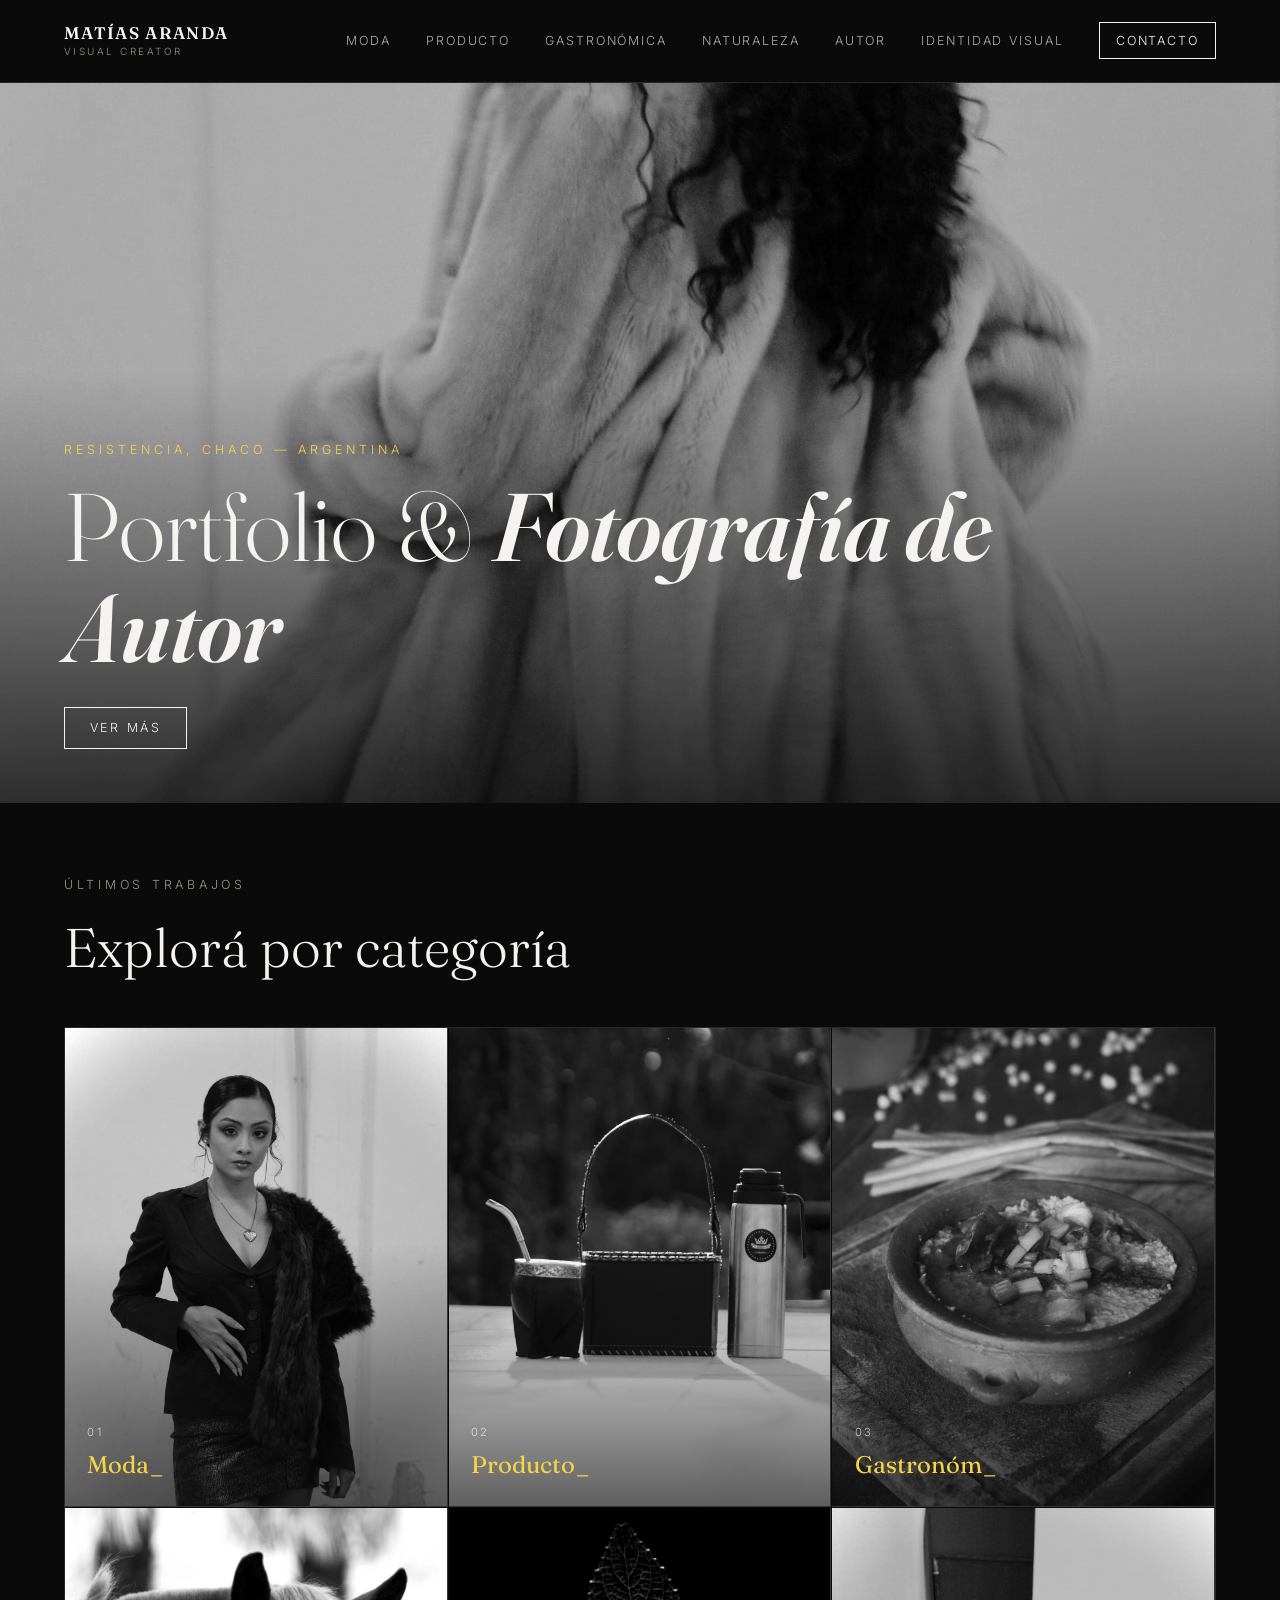
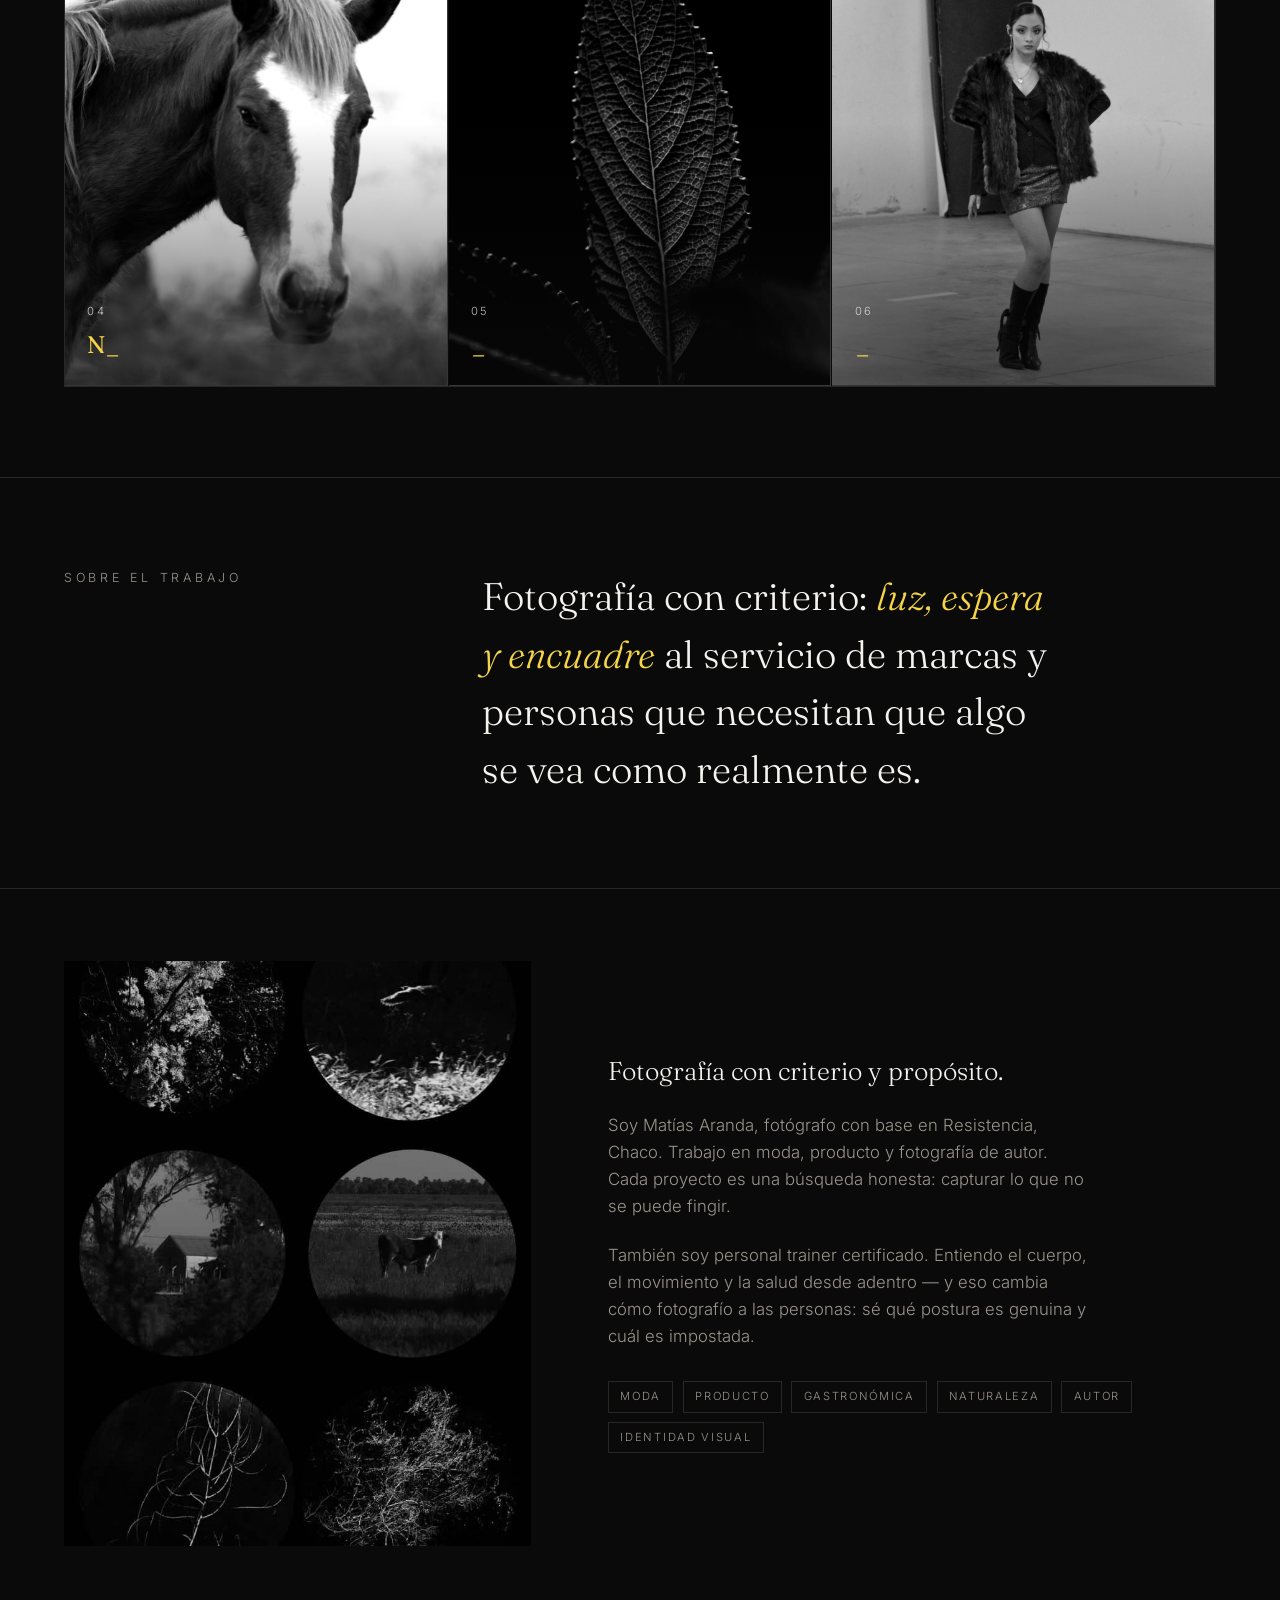
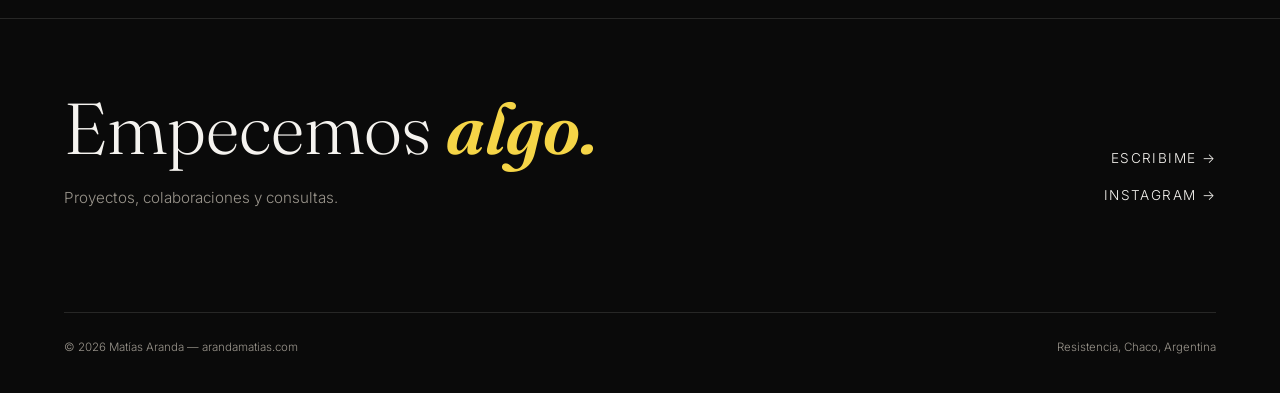
<file: index.html>
<!DOCTYPE html>
<html lang="es">
<head>
<meta charset="UTF-8">
<meta name="viewport" content="width=device-width, initial-scale=1.0">
<title>Matías Aranda — Visual Creator</title>
<link rel="stylesheet" href="css/style.css">
</head>
<body>

<header>
  <a href="index.html" class="logo">
    <span class="name">Matías Aranda</span>
    <span class="role">Visual Creator</span>
  </a>
  <nav class="menu" id="menu">
    <a href="moda.html">Moda</a>
    <a href="producto.html">Producto</a>
    <a href="gastronomica.html">Gastronómica</a>
    <a href="naturaleza.html">Naturaleza</a>
    <a href="autor.html">Autor</a>
    <a href="identidad-visual.html">Identidad Visual</a>
    <a href="index.html#contacto" class="contact">Contacto</a>
  </nav>
  <button class="menu-toggle" id="menuToggle" aria-label="Abrir menú">
    <svg viewBox="0 0 24 24" fill="none" stroke="currentColor" stroke-width="1.5"><line x1="3" y1="6" x2="21" y2="6"/><line x1="3" y1="12" x2="21" y2="12"/><line x1="3" y1="18" x2="21" y2="18"/></svg>
  </button>
</header>

<!-- HERO -->
<section class="hero">
  <img src="images/moda-06.jpg" alt="Retrato editorial en blanco y negro">
  <div class="hero-content">
    <div class="hero-eyebrow">Resistencia, Chaco — Argentina</div>
    <h1>Portfolio &amp; <em>Fotografía de Autor</em></h1>
    <a href="#trabajos" class="hero-cta">Ver más</a>
  </div>
</section>

<!-- CATEGORY GRID -->
<section class="grid-section" id="trabajos">
  <div class="label reveal">Últimos trabajos</div>
  <h2 class="reveal">Explorá por categoría</h2>
  <div class="cat-grid reveal">
    <a class="cat-card" href="moda.html">
      <img src="images/moda-09.jpg" alt="Moda">
      <div class="cat-label"><span class="num">01</span><span class="title" data-text="Moda"><span class="cursor">_</span></span></div>
    </a>
    <a class="cat-card" href="producto.html">
      <img src="images/mate-05.jpg" alt="Producto">
      <div class="cat-label"><span class="num">02</span><span class="title" data-text="Producto"><span class="cursor">_</span></span></div>
    </a>
    <a class="cat-card" href="gastronomica.html">
      <img src="images/gastro-01.jpg" alt="Gastronómica">
      <div class="cat-label"><span class="num">03</span><span class="title" data-text="Gastronómica"><span class="cursor">_</span></span></div>
    </a>
    <a class="cat-card" href="naturaleza.html">
      <img src="images/nat-12.jpg" alt="Naturaleza / Paisaje">
      <div class="cat-label"><span class="num">04</span><span class="title" data-text="Naturaleza / Paisaje"><span class="cursor">_</span></span></div>
    </a>
    <a class="cat-card" href="autor.html">
      <img src="images/autor-leaf.jpg" alt="Fotografía de Autor">
      <div class="cat-label"><span class="num">05</span><span class="title" data-text="Autor"><span class="cursor">_</span></span></div>
    </a>
    <a class="cat-card" href="identidad-visual.html">
      <img src="images/moda-04.jpg" alt="Identidad Visual">
      <div class="cat-label"><span class="num">06</span><span class="title" data-text="Identidad Visual"><span class="cursor">_</span></span></div>
    </a>
  </div>
</section>

<!-- STATEMENT -->
<section class="statement reveal">
  <div class="label">Sobre el trabajo</div>
  <p>Fotografía con criterio: <em>luz, espera y encuadre</em> al servicio de marcas y personas que necesitan que algo se vea como realmente es.</p>
</section>

<!-- ABOUT -->
<section class="about reveal">
  <img src="images/autor-04.jpg" alt="Detalle de hoja, fotografía de autor">
  <div class="about-text">
    <p>Fotografía con criterio y propósito.</p>
    <p>Soy Matías Aranda, fotógrafo con base en Resistencia, Chaco. Trabajo en moda, producto y fotografía de autor. Cada proyecto es una búsqueda honesta: capturar lo que no se puede fingir.</p>
    <p>También soy personal trainer certificado. Entiendo el cuerpo, el movimiento y la salud desde adentro — y eso cambia cómo fotografío a las personas: sé qué postura es genuina y cuál es impostada.</p>
    <div class="tags">
      <span>Moda</span><span>Producto</span><span>Gastronómica</span><span>Naturaleza</span><span>Autor</span><span>Identidad Visual</span>
    </div>
  </div>
</section>

<!-- FOOTER -->
<footer id="contacto">
  <div class="footer-cta">
    <h2>Empecemos <em>algo.</em></h2>
    <p style="margin-top:1.2rem; font-size:0.95rem; color:var(--grey);">Proyectos, colaboraciones y consultas.</p>
  </div>
  <div class="footer-links">
    <a href="mailto:hola@arandamatias.com">Escribime →</a>
    <a href="https://instagram.com">Instagram →</a>
  </div>
  <div class="footer-bottom">
    <span>© 2026 Matías Aranda — arandamatias.com</span>
    <span>Resistencia, Chaco, Argentina</span>
  </div>
</footer>

<script src="js/main.js"></script>
</body>
</html>
</file>
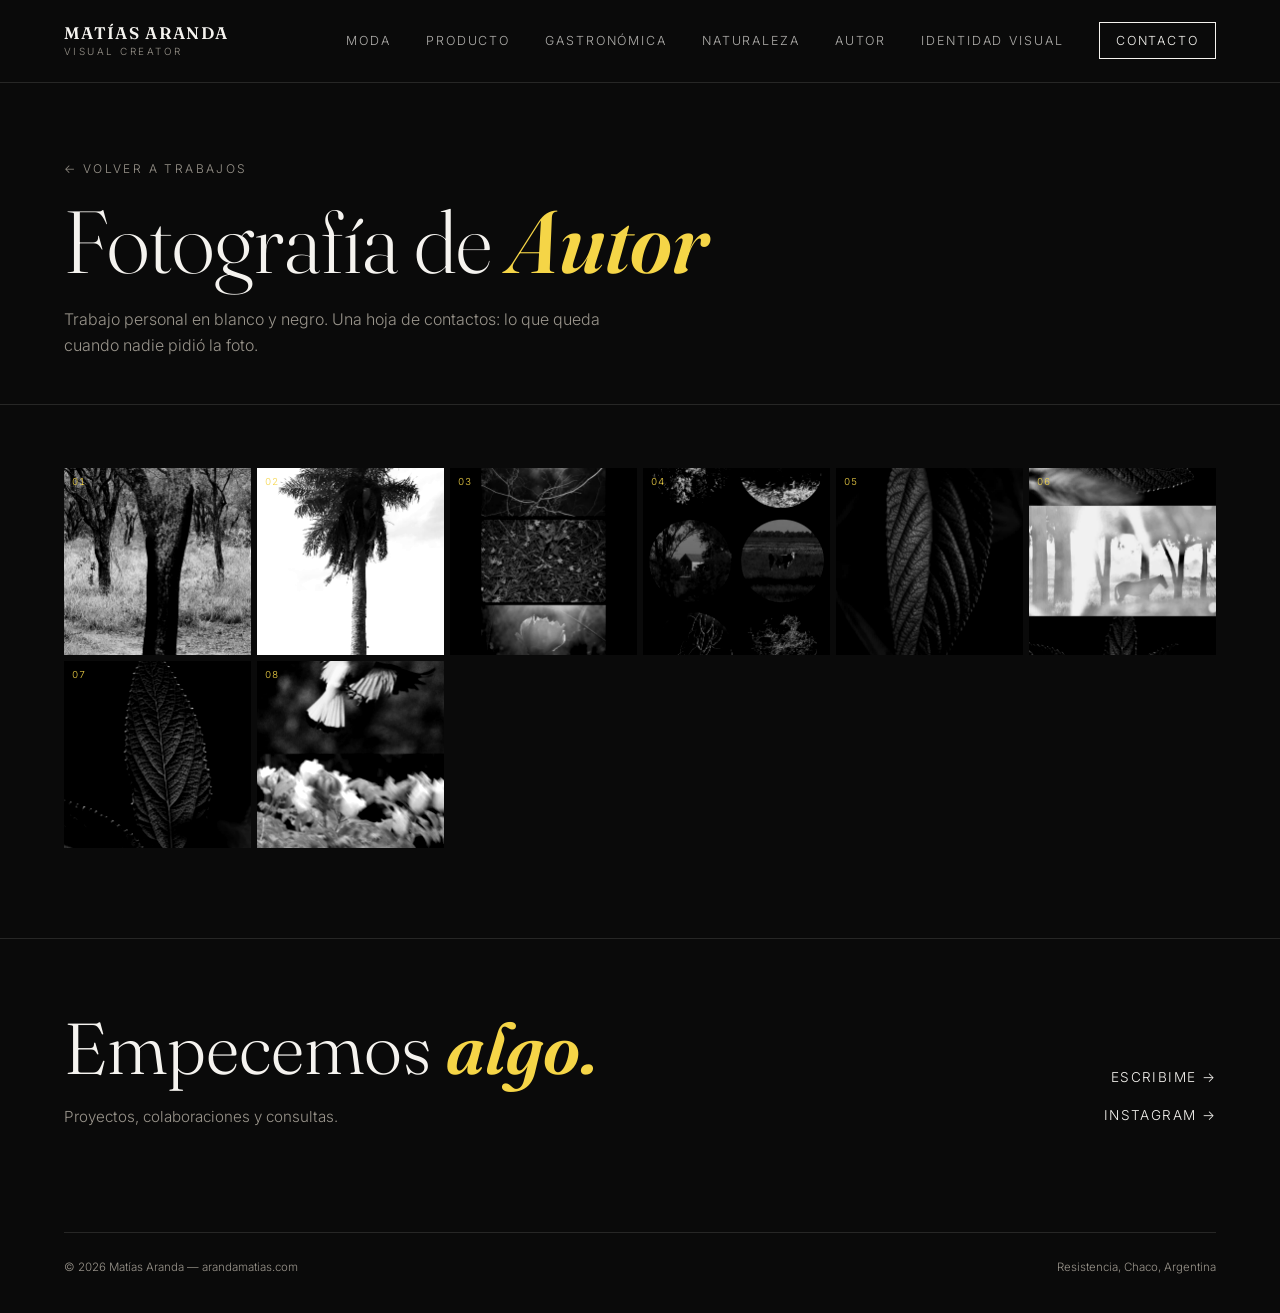
<file: autor.html>
<!DOCTYPE html>
<html lang="es">
<head>
<meta charset="UTF-8">
<meta name="viewport" content="width=device-width, initial-scale=1.0">
<title>Fotografía de Autor — Matías Aranda</title>
<link rel="stylesheet" href="css/style.css">
</head>
<body>

<header>
  <a href="index.html" class="logo">
    <span class="name">Matías Aranda</span>
    <span class="role">Visual Creator</span>
  </a>
  <nav class="menu" id="menu">
    <a href="moda.html">Moda</a>
    <a href="producto.html">Producto</a>
    <a href="gastronomica.html">Gastronómica</a>
    <a href="naturaleza.html">Naturaleza</a>
    <a href="autor.html">Autor</a>
    <a href="identidad-visual.html">Identidad Visual</a>
    <a href="index.html#contacto" class="contact">Contacto</a>
  </nav>
  <button class="menu-toggle" id="menuToggle" aria-label="Abrir menú">
    <svg viewBox="0 0 24 24" fill="none" stroke="currentColor" stroke-width="1.5"><line x1="3" y1="6" x2="21" y2="6"/><line x1="3" y1="12" x2="21" y2="12"/><line x1="3" y1="18" x2="21" y2="18"/></svg>
  </button>
</header>

<section class="page-head">
  <a href="index.html" class="breadcrumb">← Volver a Trabajos</a>
  <h1>Fotografía de <em>Autor</em></h1>
  <p>Trabajo personal en blanco y negro. Una hoja de contactos: lo que queda cuando nadie pidió la foto.</p>
</section>

<section class="gallery">
  <div class="frame-grid reveal">
    <div class="frame" data-n="01"><img src="images/autor-01.jpg" alt="Tronco de árbol en blanco y negro"></div>
    <div class="frame" data-n="02"><img src="images/autor-02.jpg" alt="Palmera contra el cielo en blanco y negro"></div>
    <div class="frame" data-n="03"><img src="images/autor-03.jpg" alt="Rama seca contra cielo nocturno"></div>
    <div class="frame" data-n="04"><img src="images/autor-04.jpg" alt="Hoja en macro con textura"></div>
    <div class="frame" data-n="05"><img src="images/autor-05.jpg" alt="Luna entre ramas en blanco y negro"></div>
    <div class="frame" data-n="06"><img src="images/autor-06.jpg" alt="Perro entre árboles a contraluz"></div>
    <div class="frame" data-n="07"><img src="images/autor-07.jpg" alt="Rama desnuda contra el cielo, alto contraste"></div>
    <div class="frame" data-n="08"><img src="images/autor-08.jpg" alt="Árboles iluminados de noche"></div>
  </div>
</section>

<footer id="contacto">
  <div class="footer-cta">
    <h2>Empecemos <em>algo.</em></h2>
    <p style="margin-top:1.2rem; font-size:0.95rem; color:var(--grey);">Proyectos, colaboraciones y consultas.</p>
  </div>
  <div class="footer-links">
    <a href="mailto:hola@arandamatias.com">Escribime →</a>
    <a href="https://instagram.com">Instagram →</a>
  </div>
  <div class="footer-bottom">
    <span>© 2026 Matías Aranda — arandamatias.com</span>
    <span>Resistencia, Chaco, Argentina</span>
  </div>
</footer>

<script src="js/main.js"></script>
</body>
</html>
</file>
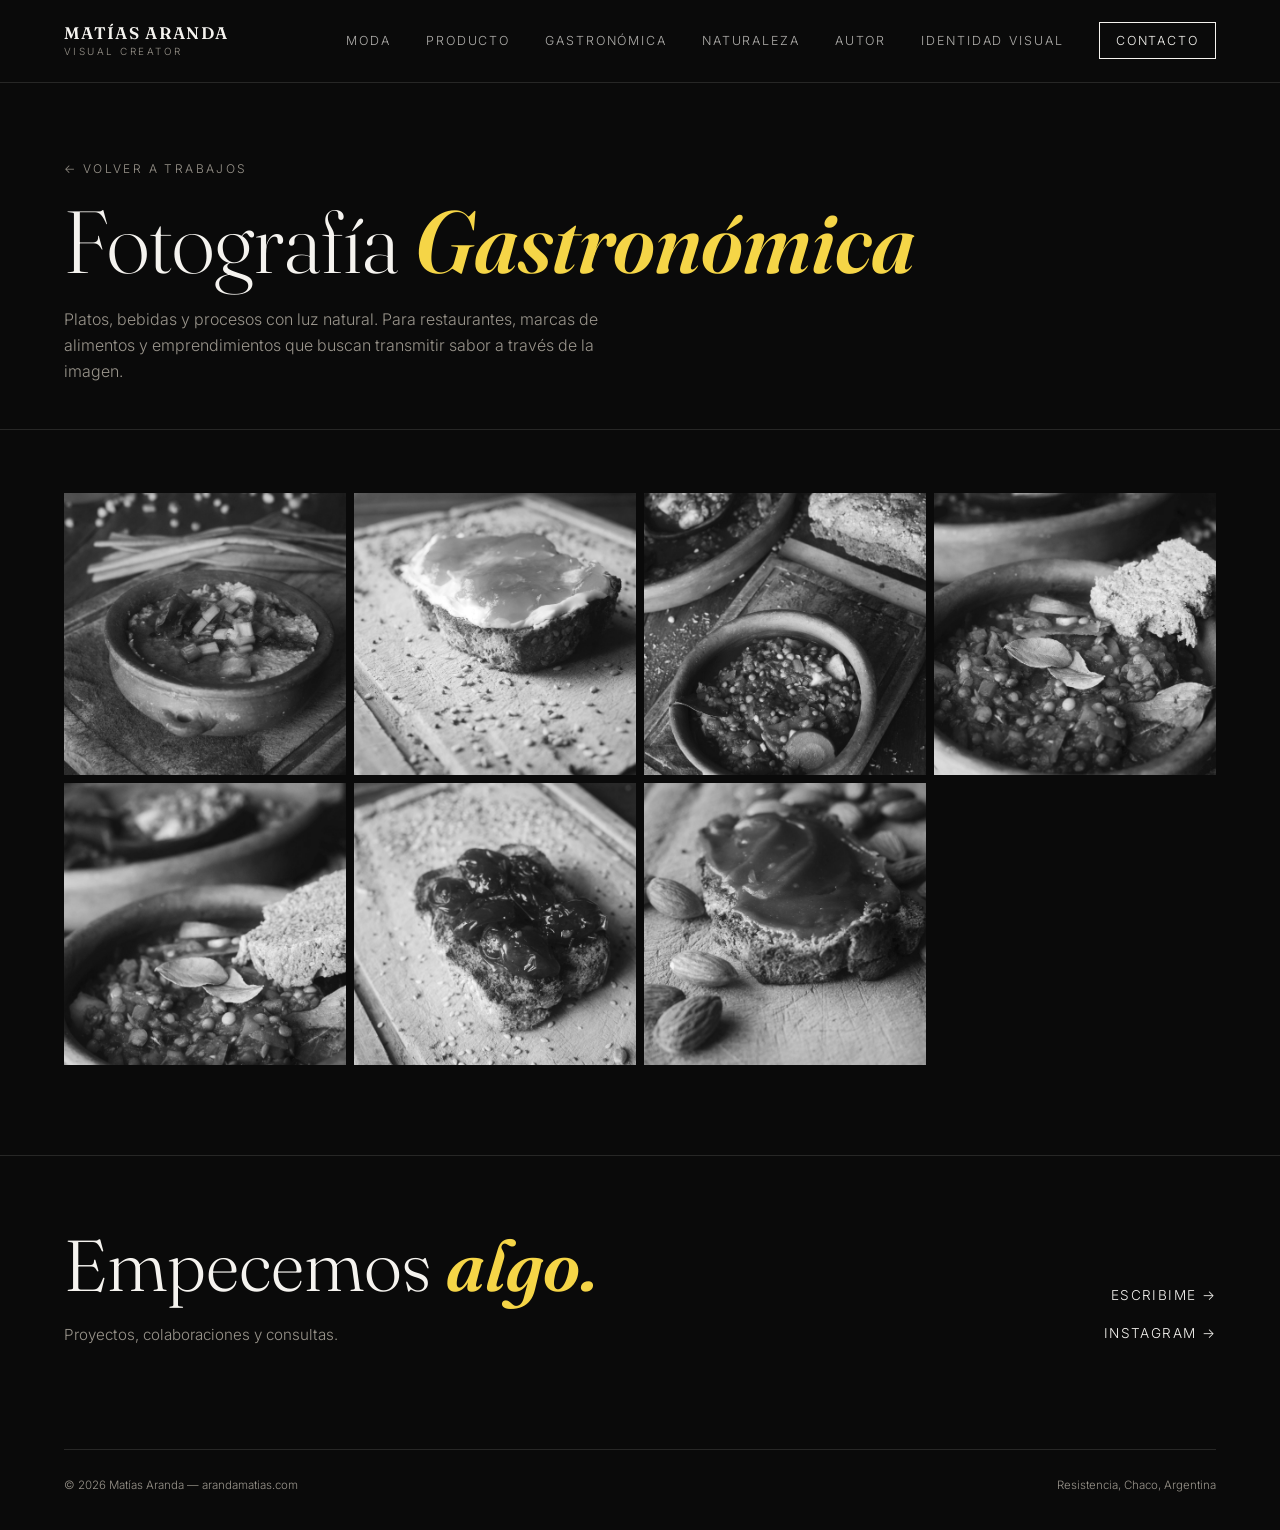
<file: gastronomica.html>
<!DOCTYPE html>
<html lang="es">
<head>
<meta charset="UTF-8">
<meta name="viewport" content="width=device-width, initial-scale=1.0">
<title>Gastronómica — Matías Aranda</title>
<link rel="stylesheet" href="css/style.css">
</head>
<body>

<header>
  <a href="index.html" class="logo">
    <span class="name">Matías Aranda</span>
    <span class="role">Visual Creator</span>
  </a>
  <nav class="menu" id="menu">
    <a href="moda.html">Moda</a>
    <a href="producto.html">Producto</a>
    <a href="gastronomica.html">Gastronómica</a>
    <a href="naturaleza.html">Naturaleza</a>
    <a href="autor.html">Autor</a>
    <a href="identidad-visual.html">Identidad Visual</a>
    <a href="index.html#contacto" class="contact">Contacto</a>
  </nav>
  <button class="menu-toggle" id="menuToggle" aria-label="Abrir menú">
    <svg viewBox="0 0 24 24" fill="none" stroke="currentColor" stroke-width="1.5"><line x1="3" y1="6" x2="21" y2="6"/><line x1="3" y1="12" x2="21" y2="12"/><line x1="3" y1="18" x2="21" y2="18"/></svg>
  </button>
</header>

<section class="page-head">
  <a href="index.html" class="breadcrumb">← Volver a Trabajos</a>
  <h1>Fotografía <em>Gastronómica</em></h1>
  <p>Platos, bebidas y procesos con luz natural. Para restaurantes, marcas de alimentos y emprendimientos que buscan transmitir sabor a través de la imagen.</p>
</section>

<section class="gallery">
  <div class="thumb-grid reveal">
    <div class="thumb"><img src="images/gastro-01.jpg" alt="Plato de pastel de papa con boniato y queso gratinado"></div>
    <div class="thumb"><img src="images/gastro-04.jpg" alt="Guiso de lentejas en cazuela de barro con pan casero"></div>
    <div class="thumb"><img src="images/gastro-03.jpg" alt="Tostada con tomates confitados"></div>
    <div class="thumb"><img src="images/gastro-05.jpg" alt="Tostada con dulce de membrillo y queso crema"></div>
    <div class="thumb"><img src="images/gastro-07.jpg" alt="Tostada con dulce de leche y almendras"></div>
    <div class="thumb"><img src="images/gastro-02.jpg" alt="Cazuela de barro con pasta de garbanzos y verdeo"></div>
    <div class="thumb"><img src="images/gastro-06.jpg" alt="Detalle de guiso de lentejas con hojas de laurel"></div>
  </div>
</section>

<footer id="contacto">
  <div class="footer-cta">
    <h2>Empecemos <em>algo.</em></h2>
    <p style="margin-top:1.2rem; font-size:0.95rem; color:var(--grey);">Proyectos, colaboraciones y consultas.</p>
  </div>
  <div class="footer-links">
    <a href="mailto:hola@arandamatias.com">Escribime →</a>
    <a href="https://instagram.com">Instagram →</a>
  </div>
  <div class="footer-bottom">
    <span>© 2026 Matías Aranda — arandamatias.com</span>
    <span>Resistencia, Chaco, Argentina</span>
  </div>
</footer>

<script src="js/main.js"></script>
</body>
</html>
</file>
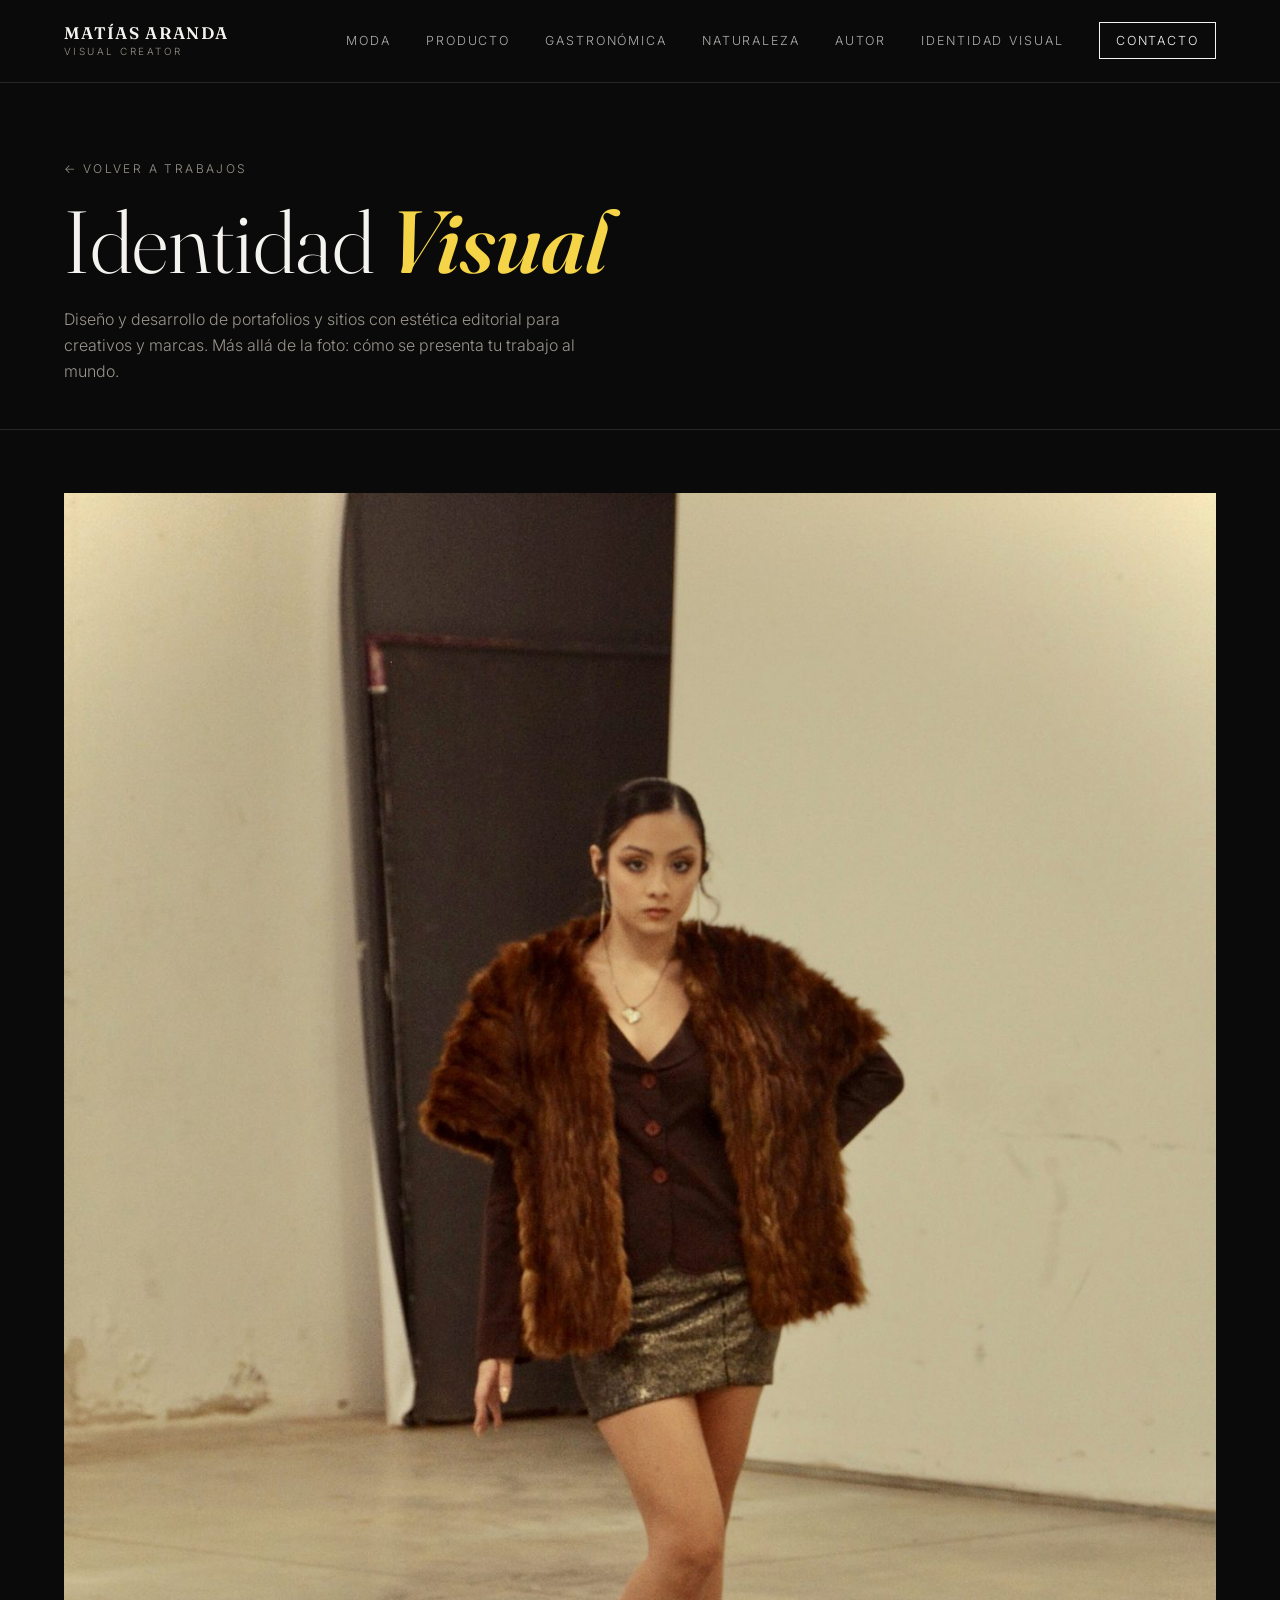
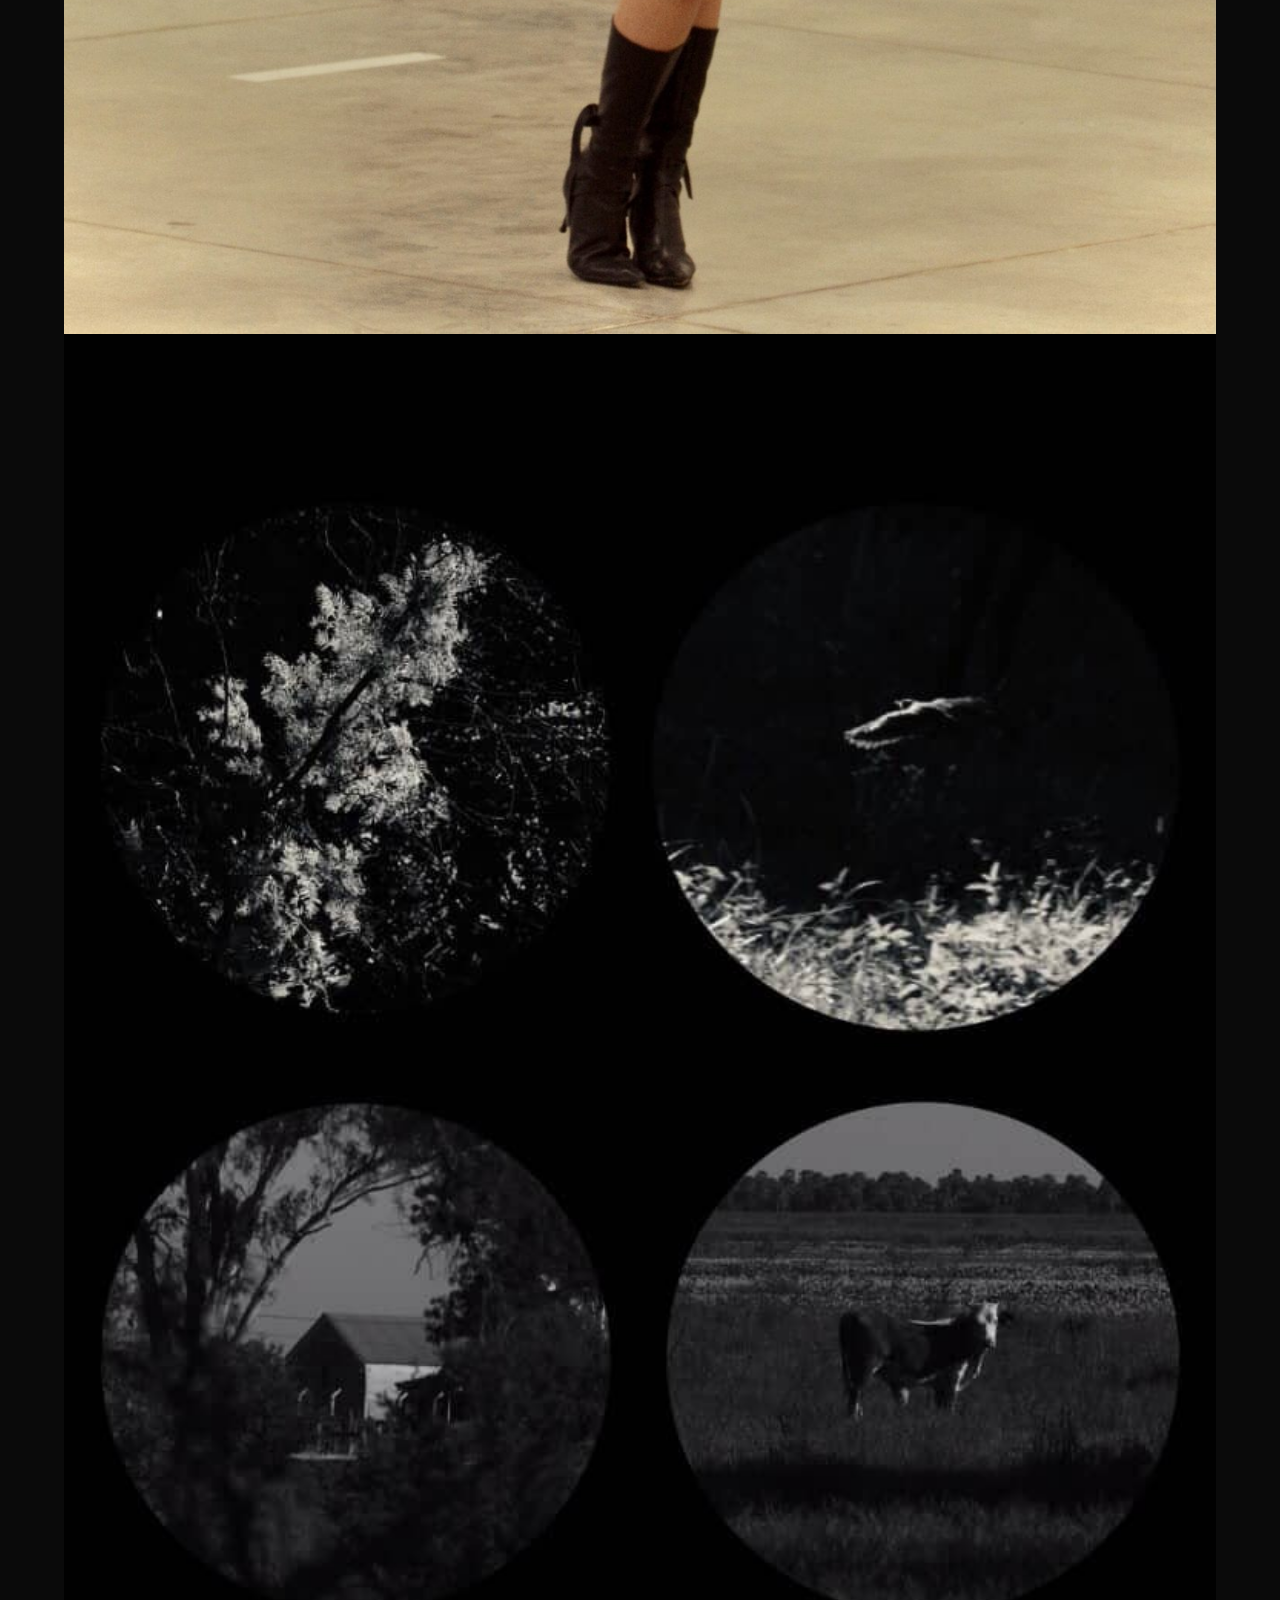
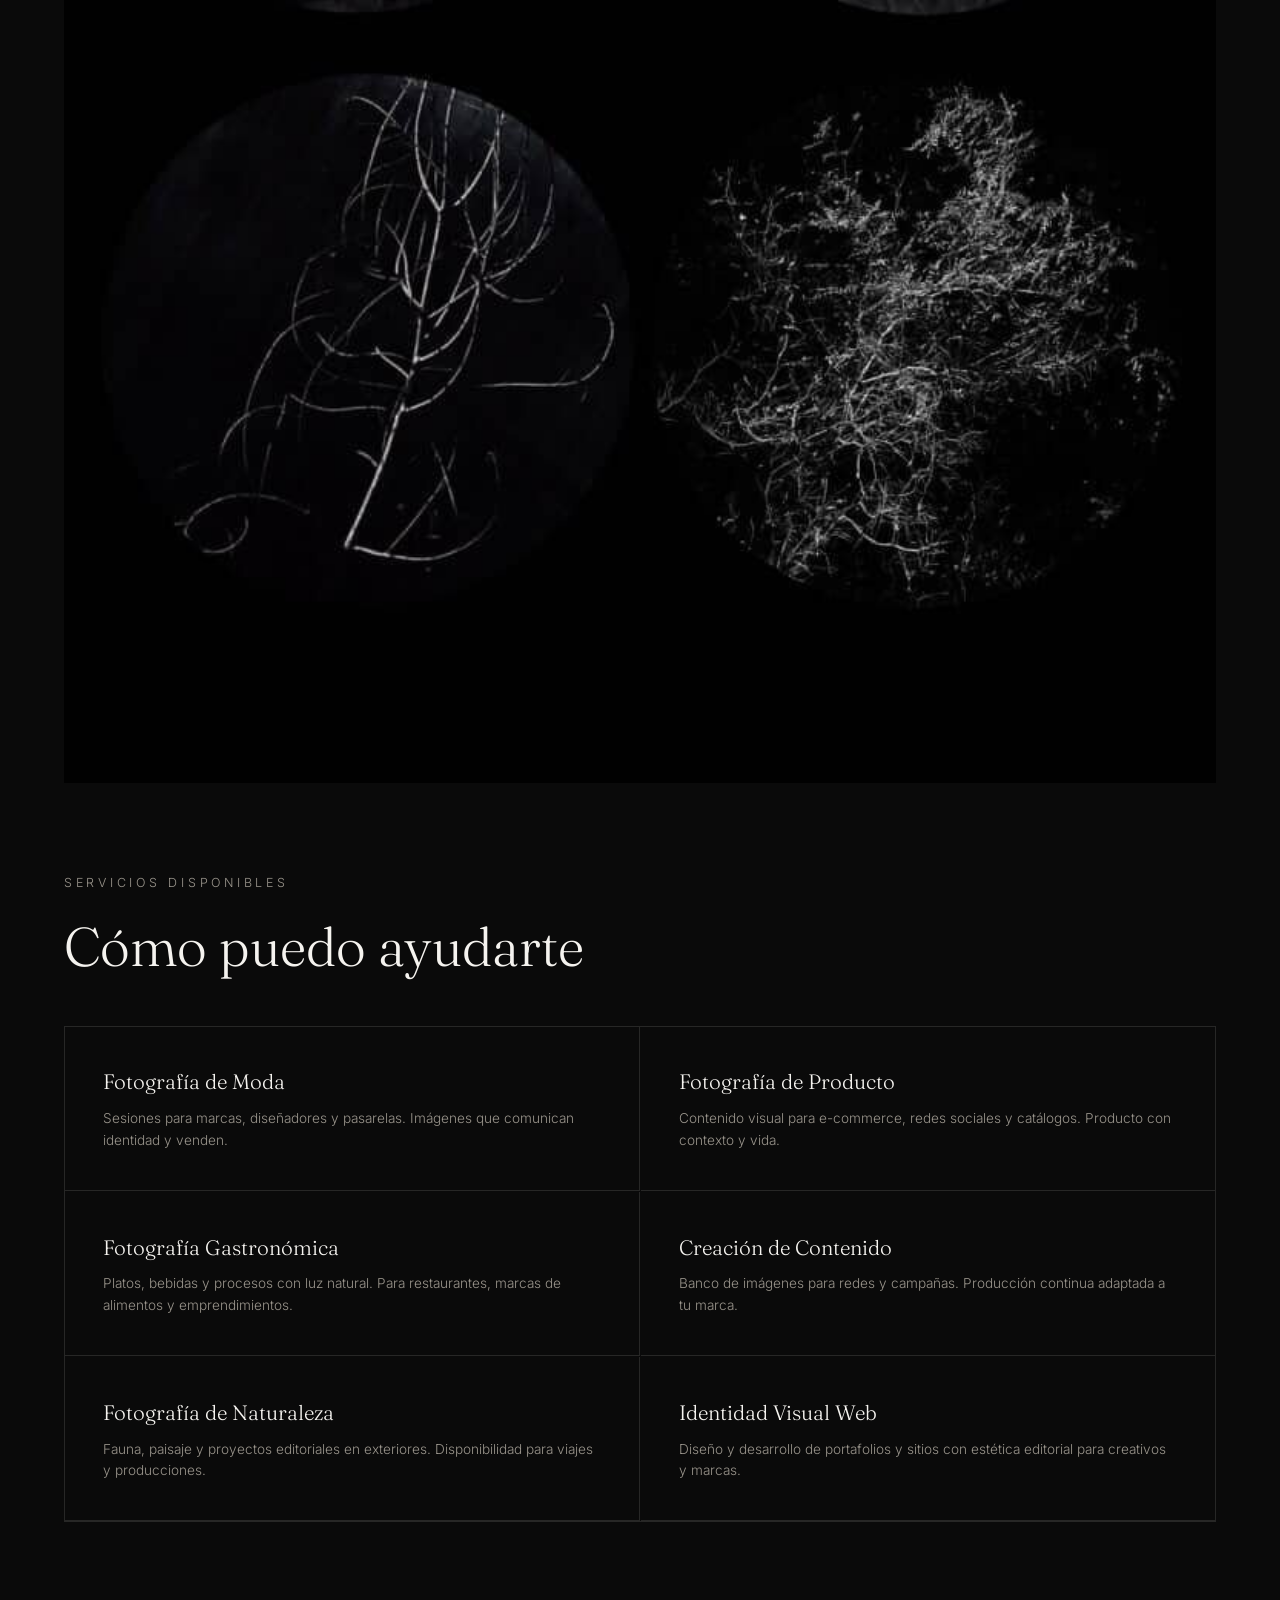
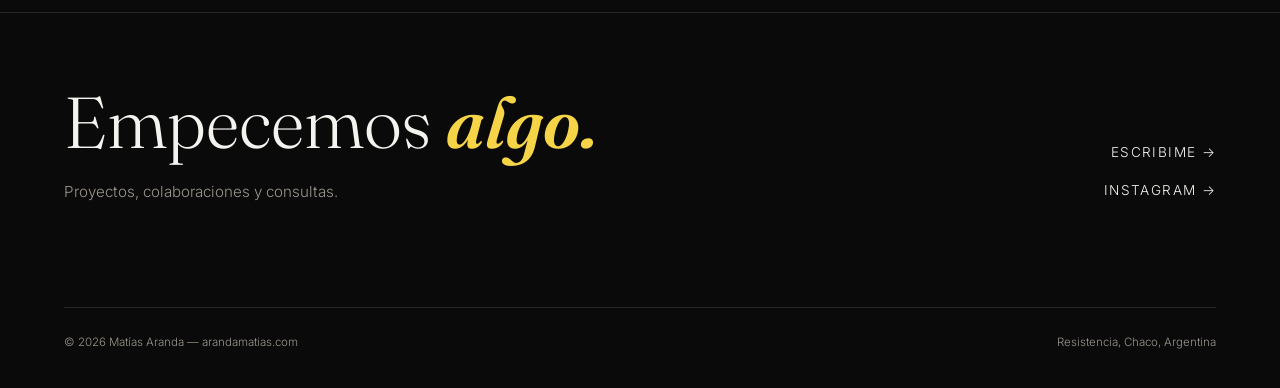
<file: identidad-visual.html>
<!DOCTYPE html>
<html lang="es">
<head>
<meta charset="UTF-8">
<meta name="viewport" content="width=device-width, initial-scale=1.0">
<title>Identidad Visual — Matías Aranda</title>
<link rel="stylesheet" href="css/style.css">
</head>
<body>

<header>
  <a href="index.html" class="logo">
    <span class="name">Matías Aranda</span>
    <span class="role">Visual Creator</span>
  </a>
  <nav class="menu" id="menu">
    <a href="moda.html">Moda</a>
    <a href="producto.html">Producto</a>
    <a href="gastronomica.html">Gastronómica</a>
    <a href="naturaleza.html">Naturaleza</a>
    <a href="autor.html">Autor</a>
    <a href="identidad-visual.html">Identidad Visual</a>
    <a href="index.html#contacto" class="contact">Contacto</a>
  </nav>
  <button class="menu-toggle" id="menuToggle" aria-label="Abrir menú">
    <svg viewBox="0 0 24 24" fill="none" stroke="currentColor" stroke-width="1.5"><line x1="3" y1="6" x2="21" y2="6"/><line x1="3" y1="12" x2="21" y2="12"/><line x1="3" y1="18" x2="21" y2="18"/></svg>
  </button>
</header>

<section class="page-head">
  <a href="index.html" class="breadcrumb">← Volver a Trabajos</a>
  <h1>Identidad <em>Visual</em></h1>
  <p>Diseño y desarrollo de portafolios y sitios con estética editorial para creativos y marcas. Más allá de la foto: cómo se presenta tu trabajo al mundo.</p>
</section>

<section class="gallery">
  <div class="spread g-2 reveal">
    <img class="tall" src="images/moda-04.jpg" alt="Composición editorial">
    <img class="short" src="images/autor-04.jpg" alt="Detalle textural en blanco y negro">
  </div>
</section>

<section class="grid-section" style="padding-top:0;">
  <div class="label reveal">Servicios disponibles</div>
  <h2 class="reveal">Cómo puedo ayudarte</h2>
  <div class="services reveal">
    <div class="service-item">
      <h3>Fotografía de Moda</h3>
      <p>Sesiones para marcas, diseñadores y pasarelas. Imágenes que comunican identidad y venden.</p>
    </div>
    <div class="service-item">
      <h3>Fotografía de Producto</h3>
      <p>Contenido visual para e-commerce, redes sociales y catálogos. Producto con contexto y vida.</p>
    </div>
    <div class="service-item">
      <h3>Fotografía Gastronómica</h3>
      <p>Platos, bebidas y procesos con luz natural. Para restaurantes, marcas de alimentos y emprendimientos.</p>
    </div>
    <div class="service-item">
      <h3>Creación de Contenido</h3>
      <p>Banco de imágenes para redes y campañas. Producción continua adaptada a tu marca.</p>
    </div>
    <div class="service-item">
      <h3>Fotografía de Naturaleza</h3>
      <p>Fauna, paisaje y proyectos editoriales en exteriores. Disponibilidad para viajes y producciones.</p>
    </div>
    <div class="service-item">
      <h3>Identidad Visual Web</h3>
      <p>Diseño y desarrollo de portafolios y sitios con estética editorial para creativos y marcas.</p>
    </div>
  </div>
</section>

<footer id="contacto">
  <div class="footer-cta">
    <h2>Empecemos <em>algo.</em></h2>
    <p style="margin-top:1.2rem; font-size:0.95rem; color:var(--grey);">Proyectos, colaboraciones y consultas.</p>
  </div>
  <div class="footer-links">
    <a href="mailto:hola@arandamatias.com">Escribime →</a>
    <a href="https://instagram.com">Instagram →</a>
  </div>
  <div class="footer-bottom">
    <span>© 2026 Matías Aranda — arandamatias.com</span>
    <span>Resistencia, Chaco, Argentina</span>
  </div>
</footer>

<script src="js/main.js"></script>
</body>
</html>
</file>
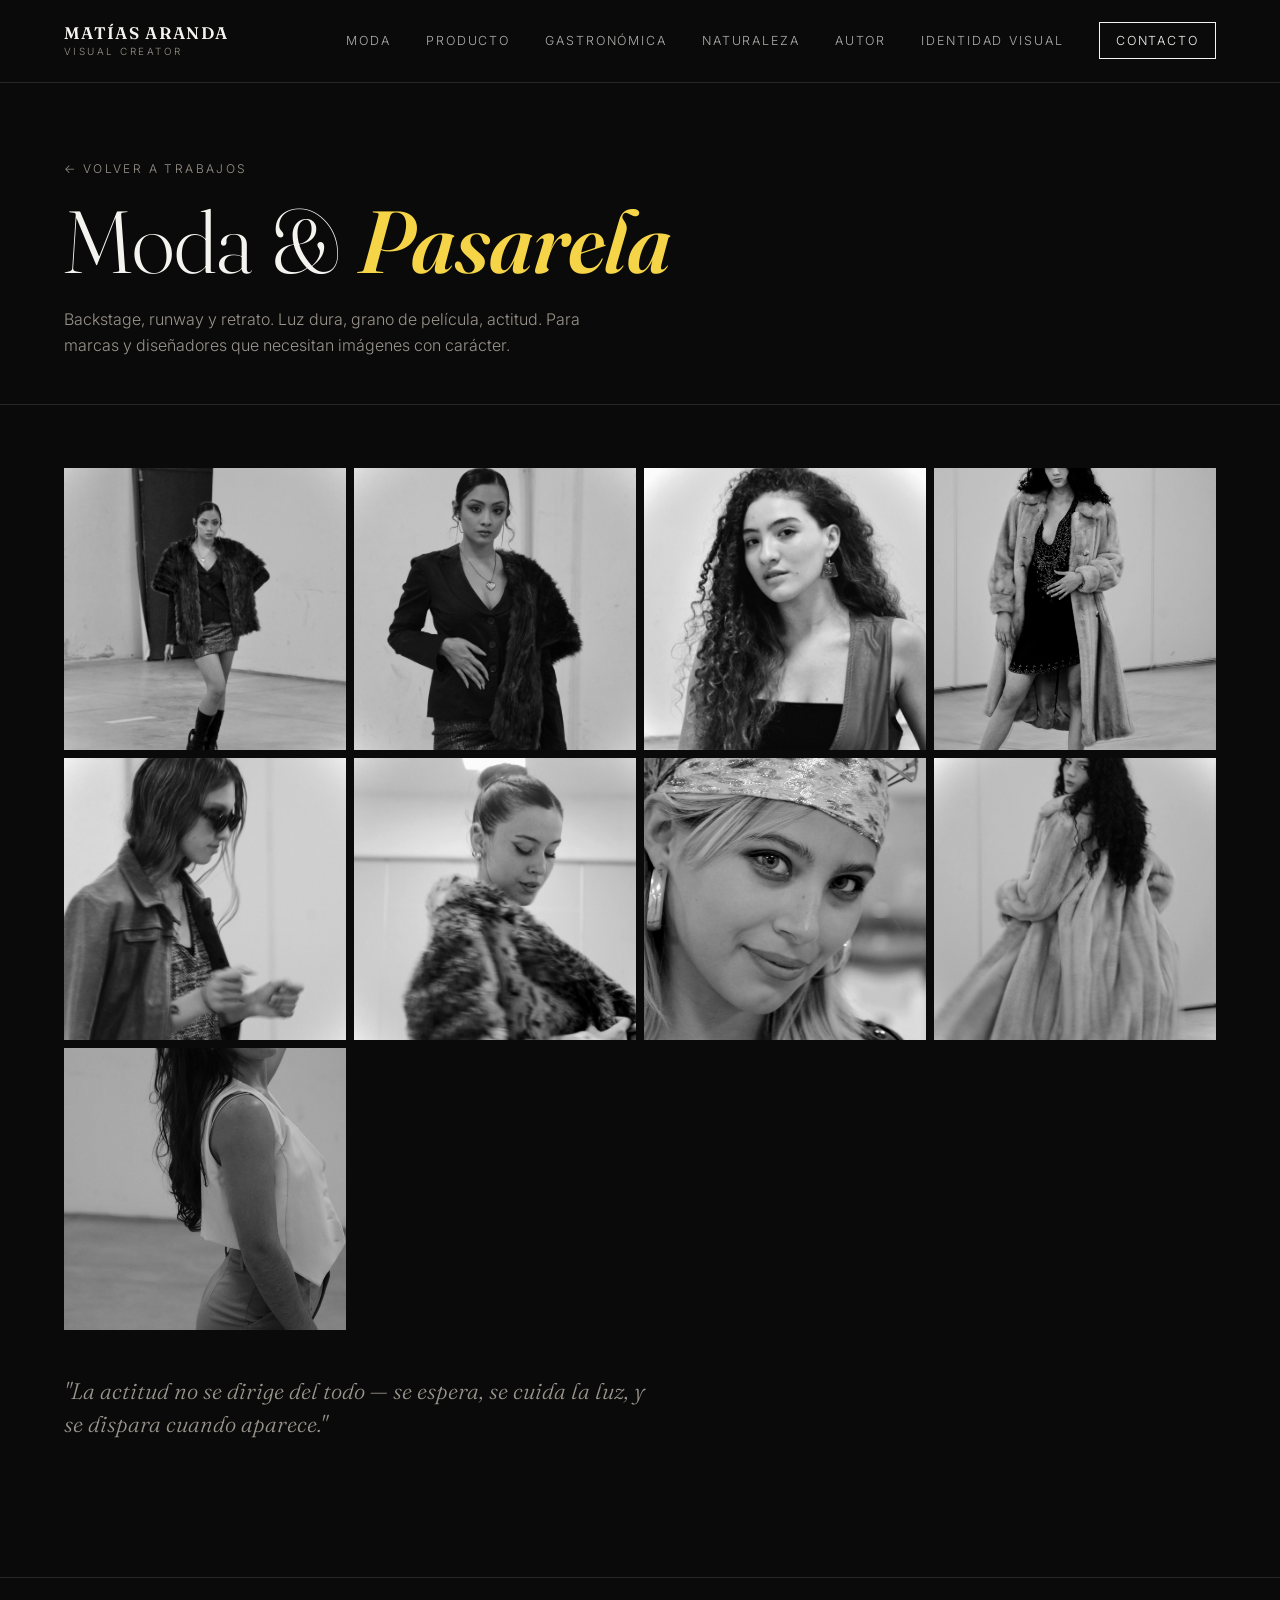
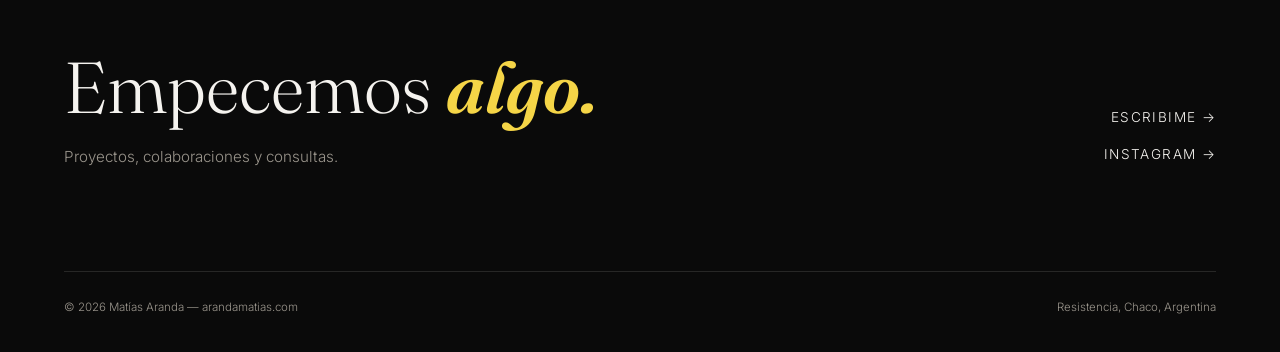
<file: moda.html>
<!DOCTYPE html>
<html lang="es">
<head>
<meta charset="UTF-8">
<meta name="viewport" content="width=device-width, initial-scale=1.0">
<title>Moda — Matías Aranda</title>
<link rel="stylesheet" href="css/style.css">
</head>
<body>

<header>
  <a href="index.html" class="logo">
    <span class="name">Matías Aranda</span>
    <span class="role">Visual Creator</span>
  </a>
  <nav class="menu" id="menu">
    <a href="moda.html">Moda</a>
    <a href="producto.html">Producto</a>
    <a href="gastronomica.html">Gastronómica</a>
    <a href="naturaleza.html">Naturaleza</a>
    <a href="autor.html">Autor</a>
    <a href="identidad-visual.html">Identidad Visual</a>
    <a href="index.html#contacto" class="contact">Contacto</a>
  </nav>
  <button class="menu-toggle" id="menuToggle" aria-label="Abrir menú">
    <svg viewBox="0 0 24 24" fill="none" stroke="currentColor" stroke-width="1.5"><line x1="3" y1="6" x2="21" y2="6"/><line x1="3" y1="12" x2="21" y2="12"/><line x1="3" y1="18" x2="21" y2="18"/></svg>
  </button>
</header>

<section class="page-head">
  <a href="index.html" class="breadcrumb">← Volver a Trabajos</a>
  <h1>Moda &amp; <em>Pasarela</em></h1>
  <p>Backstage, runway y retrato. Luz dura, grano de película, actitud. Para marcas y diseñadores que necesitan imágenes con carácter.</p>
</section>

<section class="gallery">
  <div class="thumb-grid reveal">
    <div class="thumb"><img src="images/moda-04.jpg" alt="Modelo con saco de piel y pollera dorada en pasarela"></div>
    <div class="thumb"><img src="images/moda-09.jpg" alt="Retrato con blazer marrón y estola de piel"></div>
    <div class="thumb"><img src="images/moda-02.jpg" alt="Retrato en blanco y negro, cabello rizado"></div>
    <div class="thumb"><img src="images/moda-01.jpg" alt="Modelo con tapado de piel sobre vestido negro"></div>
    <div class="thumb"><img src="images/moda-03.jpg" alt="Perfil con campera de cuero y lentes de sol"></div>
    <div class="thumb"><img src="images/moda-08.jpg" alt="Modelo girando con tapado de piel beige"></div>
    <div class="thumb"><img src="images/moda-05.jpg" alt="Retrato close-up con pañuelo dorado"></div>
    <div class="thumb"><img src="images/moda-06.jpg" alt="Retrato en blanco y negro"></div>
    <div class="thumb"><img src="images/moda-07.jpg" alt="Retrato con maquillaje gráfico"></div>
  </div>

  <div class="gallery-cap reveal">
    <p>"La actitud no se dirige del todo — se espera, se cuida la luz, y se dispara cuando aparece."</p>
  </div>
</section>

<footer id="contacto">
  <div class="footer-cta">
    <h2>Empecemos <em>algo.</em></h2>
    <p style="margin-top:1.2rem; font-size:0.95rem; color:var(--grey);">Proyectos, colaboraciones y consultas.</p>
  </div>
  <div class="footer-links">
    <a href="mailto:hola@arandamatias.com">Escribime →</a>
    <a href="https://instagram.com">Instagram →</a>
  </div>
  <div class="footer-bottom">
    <span>© 2026 Matías Aranda — arandamatias.com</span>
    <span>Resistencia, Chaco, Argentina</span>
  </div>
</footer>

<script src="js/main.js"></script>
</body>
</html>
</file>
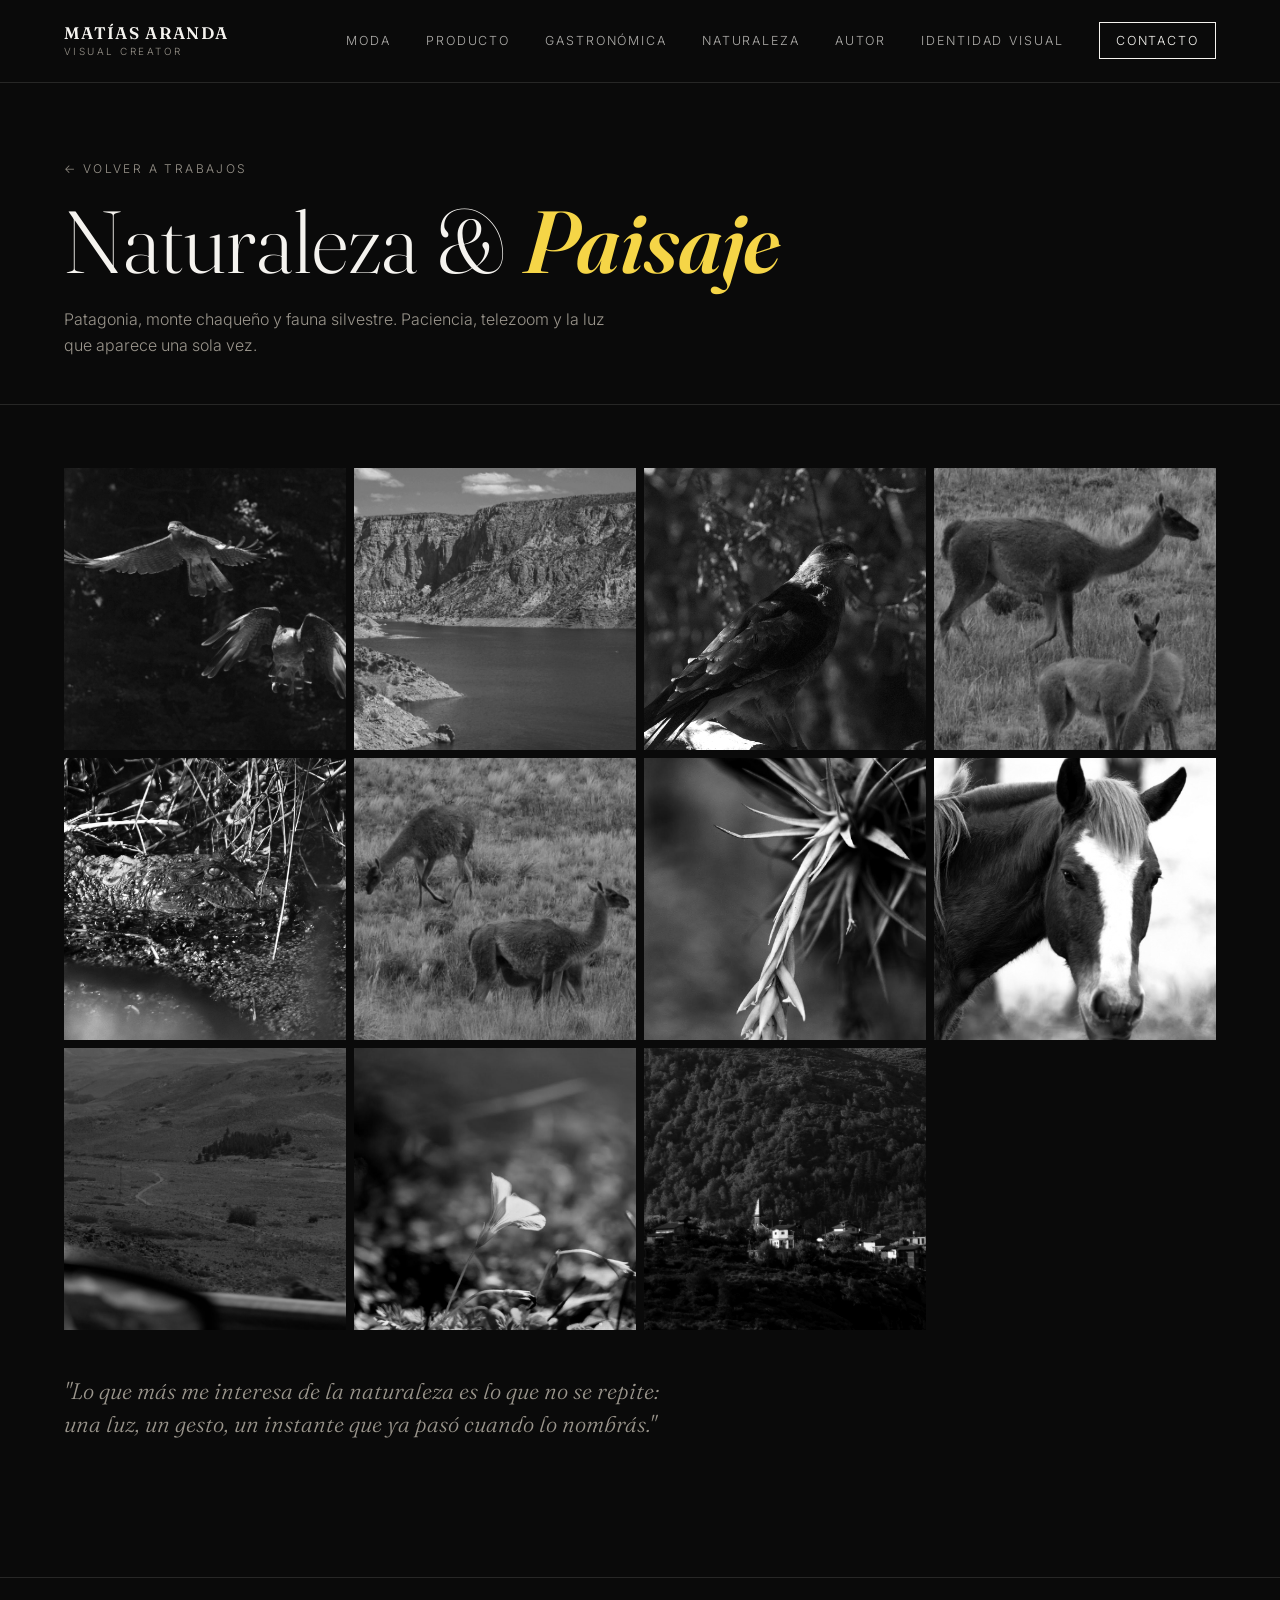
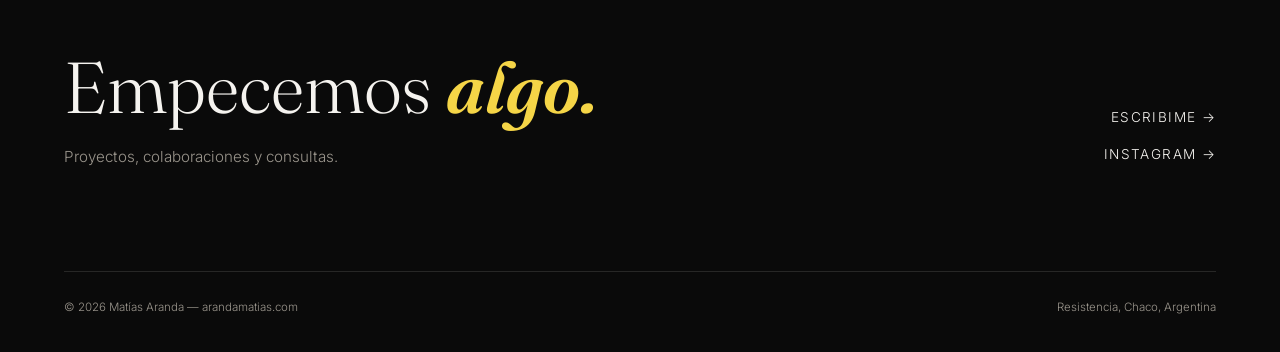
<file: naturaleza.html>
<!DOCTYPE html>
<html lang="es">
<head>
<meta charset="UTF-8">
<meta name="viewport" content="width=device-width, initial-scale=1.0">
<title>Naturaleza / Paisaje — Matías Aranda</title>
<link rel="stylesheet" href="css/style.css">
</head>
<body>

<header>
  <a href="index.html" class="logo">
    <span class="name">Matías Aranda</span>
    <span class="role">Visual Creator</span>
  </a>
  <nav class="menu" id="menu">
    <a href="moda.html">Moda</a>
    <a href="producto.html">Producto</a>
    <a href="gastronomica.html">Gastronómica</a>
    <a href="naturaleza.html">Naturaleza</a>
    <a href="autor.html">Autor</a>
    <a href="identidad-visual.html">Identidad Visual</a>
    <a href="index.html#contacto" class="contact">Contacto</a>
  </nav>
  <button class="menu-toggle" id="menuToggle" aria-label="Abrir menú">
    <svg viewBox="0 0 24 24" fill="none" stroke="currentColor" stroke-width="1.5"><line x1="3" y1="6" x2="21" y2="6"/><line x1="3" y1="12" x2="21" y2="12"/><line x1="3" y1="18" x2="21" y2="18"/></svg>
  </button>
</header>

<section class="page-head">
  <a href="index.html" class="breadcrumb">← Volver a Trabajos</a>
  <h1>Naturaleza &amp; <em>Paisaje</em></h1>
  <p>Patagonia, monte chaqueño y fauna silvestre. Paciencia, telezoom y la luz que aparece una sola vez.</p>
</section>

<section class="gallery">
  <div class="thumb-grid reveal">
    <div class="thumb"><img src="images/nat-04.jpg" alt="Ave rapaz en vuelo entre árboles"></div>
    <div class="thumb"><img src="images/nat-15.jpg" alt="Lago patagónico con montañas y cielo despejado"></div>
    <div class="thumb"><img src="images/nat-06.jpg" alt="Ave rapaz posada entre hojas rojizas"></div>
    <div class="thumb"><img src="images/nat-07.jpg" alt="Guanacos pastando en la estepa"></div>
    <div class="thumb"><img src="images/nat-13.jpg" alt="Telaraña iluminada al atardecer"></div>
    <div class="thumb"><img src="images/nat-08.jpg" alt="Guanacos en grupo en la pampa"></div>
    <div class="thumb"><img src="images/nat-09.jpg" alt="Flor de cardenal silvestre en macro"></div>
    <div class="thumb"><img src="images/nat-12.jpg" alt="Caballo blanco entre árboles al atardecer"></div>
    <div class="thumb"><img src="images/nat-01.jpg" alt="Paisaje de montaña patagónica con camino de tierra"></div>
    <div class="thumb"><img src="images/nat-11.jpg" alt="Caballo zaino mirando a cámara"></div>
    <div class="thumb"><img src="images/nat-14.jpg" alt="Pueblo de montaña entre bosques"></div>
  </div>

  <div class="gallery-cap reveal">
    <p>"Lo que más me interesa de la naturaleza es lo que no se repite: una luz, un gesto, un instante que ya pasó cuando lo nombrás."</p>
  </div>
</section>

<footer id="contacto">
  <div class="footer-cta">
    <h2>Empecemos <em>algo.</em></h2>
    <p style="margin-top:1.2rem; font-size:0.95rem; color:var(--grey);">Proyectos, colaboraciones y consultas.</p>
  </div>
  <div class="footer-links">
    <a href="mailto:hola@arandamatias.com">Escribime →</a>
    <a href="https://instagram.com">Instagram →</a>
  </div>
  <div class="footer-bottom">
    <span>© 2026 Matías Aranda — arandamatias.com</span>
    <span>Resistencia, Chaco, Argentina</span>
  </div>
</footer>

<script src="js/main.js"></script>
</body>
</html>
</file>
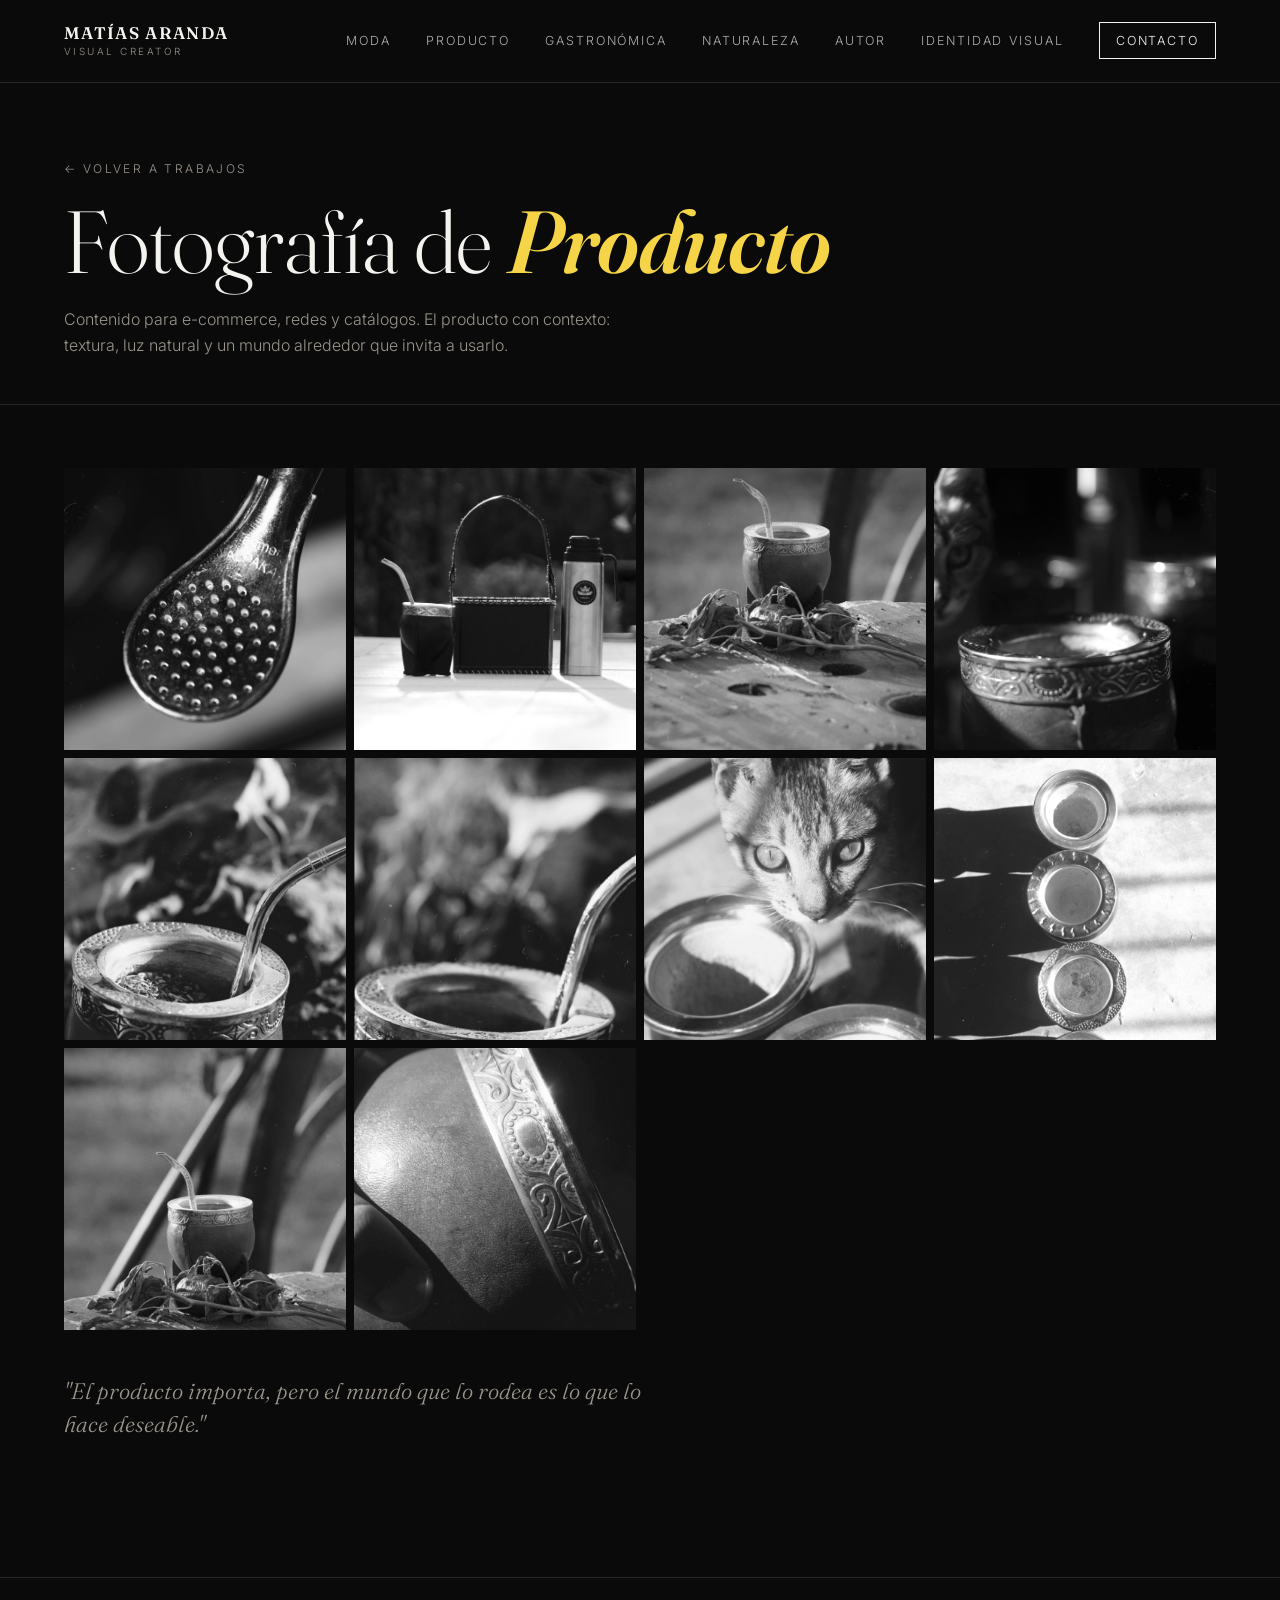
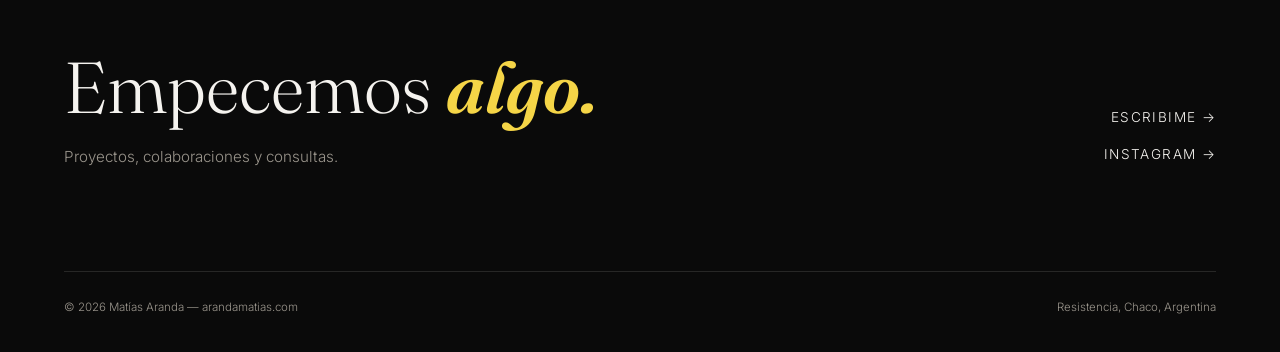
<file: producto.html>
<!DOCTYPE html>
<html lang="es">
<head>
<meta charset="UTF-8">
<meta name="viewport" content="width=device-width, initial-scale=1.0">
<title>Producto — Matías Aranda</title>
<link rel="stylesheet" href="css/style.css">
</head>
<body>

<header>
  <a href="index.html" class="logo">
    <span class="name">Matías Aranda</span>
    <span class="role">Visual Creator</span>
  </a>
  <nav class="menu" id="menu">
    <a href="moda.html">Moda</a>
    <a href="producto.html">Producto</a>
    <a href="gastronomica.html">Gastronómica</a>
    <a href="naturaleza.html">Naturaleza</a>
    <a href="autor.html">Autor</a>
    <a href="identidad-visual.html">Identidad Visual</a>
    <a href="index.html#contacto" class="contact">Contacto</a>
  </nav>
  <button class="menu-toggle" id="menuToggle" aria-label="Abrir menú">
    <svg viewBox="0 0 24 24" fill="none" stroke="currentColor" stroke-width="1.5"><line x1="3" y1="6" x2="21" y2="6"/><line x1="3" y1="12" x2="21" y2="12"/><line x1="3" y1="18" x2="21" y2="18"/></svg>
  </button>
</header>

<section class="page-head">
  <a href="index.html" class="breadcrumb">← Volver a Trabajos</a>
  <h1>Fotografía de <em>Producto</em></h1>
  <p>Contenido para e-commerce, redes y catálogos. El producto con contexto: textura, luz natural y un mundo alrededor que invita a usarlo.</p>
</section>

<section class="gallery">
  <div class="thumb-grid reveal">
    <div class="thumb"><img src="images/mate-04.jpg" alt="Mate junto al fuego con calavera de fondo"></div>
    <div class="thumb"><img src="images/mate-05.jpg" alt="Detalle de virola de plata con fuego de fondo"></div>
    <div class="thumb"><img src="images/mate-06.jpg" alt="Mate cebándose junto al fuego"></div>
    <div class="thumb"><img src="images/mate-07.jpg" alt="Hierba dentro del mate, vista desde arriba"></div>
    <div class="thumb"><img src="images/mate-01.jpg" alt="Mate sobre tronco con pimientos secos"></div>
    <div class="thumb"><img src="images/mate-02.jpg" alt="Set de mate, termo y matera de cuero"></div>
    <div class="thumb"><img src="images/mate-08.jpg" alt="Detalle de bombilla"></div>
    <div class="thumb"><img src="images/mate-09.jpg" alt="Tres mates con yerba vistos desde arriba"></div>
    <div class="thumb"><img src="images/mate-03.jpg" alt="Mate sobre rueda de madera"></div>
    <div class="thumb"><img src="images/mate-10.jpg" alt="Gatito junto a los mates"></div>
  </div>

  <div class="gallery-cap reveal">
    <p>"El producto importa, pero el mundo que lo rodea es lo que lo hace deseable."</p>
  </div>
</section>

<footer id="contacto">
  <div class="footer-cta">
    <h2>Empecemos <em>algo.</em></h2>
    <p style="margin-top:1.2rem; font-size:0.95rem; color:var(--grey);">Proyectos, colaboraciones y consultas.</p>
  </div>
  <div class="footer-links">
    <a href="mailto:hola@arandamatias.com">Escribime →</a>
    <a href="https://instagram.com">Instagram →</a>
  </div>
  <div class="footer-bottom">
    <span>© 2026 Matías Aranda — arandamatias.com</span>
    <span>Resistencia, Chaco, Argentina</span>
  </div>
</footer>

<script src="js/main.js"></script>
</body>
</html>
</file>
<file: css/style.css>
@import url('https://fonts.googleapis.com/css2?family=Fraunces:ital,opsz,wght@0,9..144,300;0,9..144,400;0,9..144,600;1,9..144,400&family=Inter:wght@300;400;500;600&display=swap');

:root{
  --paper: #0a0a0a;
  --ink: #f5f3ef;
  --grey: #9a958c;
  --line: rgba(245,243,239,0.12);
  --accent: #f5d547;
}

*{ margin:0; padding:0; box-sizing:border-box; }

html{ scroll-behavior:smooth; }

body{
  background: var(--paper);
  color: var(--ink);
  font-family:'Inter', sans-serif;
  font-weight:300;
  line-height:1.6;
  overflow-x:hidden;
}

h1,h2,h3,.serif{ font-family:'Fraunces', serif; }
a{ color:inherit; text-decoration:none; }
img{ display:block; width:100%; }

/* ===== HEADER ===== */
header{
  position:sticky; top:0; z-index:100;
  background: var(--paper);
  border-bottom:1px solid var(--line);
  display:flex; justify-content:space-between; align-items:center;
  padding: 1.4rem 5vw;
}
.logo{ display:flex; flex-direction:column; line-height:1.15; }
.logo .name{
  font-family:'Fraunces', serif; font-weight:600; font-size:1.05rem;
  letter-spacing:0.08em; text-transform:uppercase;
}
.logo .role{
  font-size:0.62rem; letter-spacing:0.25em; text-transform:uppercase; color:var(--grey);
  margin-top:0.2rem;
}
nav.menu{ display:flex; gap:2.2rem; align-items:center; }
nav.menu a{
  font-size:0.78rem; letter-spacing:0.15em; text-transform:uppercase;
  color:var(--ink); opacity:0.7; transition:opacity .25s;
}
nav.menu a:hover{ opacity:1; }
nav.menu a.contact{
  border:1px solid var(--ink); padding:0.6em 1.3em; opacity:1;
}
.menu-toggle{ display:none; background:none; border:none; cursor:pointer; }
.menu-toggle svg{ width:24px; height:24px; }

@media (max-width:760px){
  nav.menu{
    position:fixed; top:0; right:0; bottom:0; width:78vw; max-width:340px;
    background: var(--paper); flex-direction:column; align-items:flex-start;
    padding: 6rem 2rem 2rem; gap:1.6rem;
    transform:translateX(100%); transition:transform .35s ease;
    border-left:1px solid var(--line); z-index:99;
  }
  nav.menu.open{ transform:translateX(0); }
  nav.menu a{ font-size:0.95rem; }
  .menu-toggle{ display:block; }
}

/* ===== HERO ===== */
.hero{
  position:relative; height:80vh; min-height:540px;
  display:flex; align-items:flex-end;
}
.hero img{
  position:absolute; inset:0; width:100%; height:100%;
  object-fit:cover; filter:grayscale(100%) contrast(1.05);
}
.hero::after{
  content:''; position:absolute; inset:0;
  background:linear-gradient(to top, rgba(0,0,0,0.75) 0%, rgba(0,0,0,0.1) 60%);
}
.hero-content{ position:relative; z-index:2; padding: 0 5vw 6vh; color:var(--ink); }
.hero-eyebrow{
  font-size:0.78rem; letter-spacing:0.32em; text-transform:uppercase;
  margin-bottom:1rem; color:var(--accent);
}
.hero h1{
  font-size: clamp(2.6rem, 8vw, 6rem); font-weight:300; line-height:1.05;
}
.hero h1 em{ font-style:italic; font-weight:600; }
.hero-cta{
  display:inline-block; margin-top:1.8rem;
  border:1px solid var(--ink); padding:0.8em 2em;
  font-size:0.78rem; letter-spacing:0.2em; text-transform:uppercase;
  transition: background .25s, color .25s;
}
.hero-cta:hover{ background:var(--ink); color:var(--paper); }

/* ===== CATEGORY GRID ===== */
.grid-section{ padding: 8vh 5vw 10vh; }
.grid-section .label{
  font-size:0.78rem; letter-spacing:0.3em; text-transform:uppercase; color:var(--grey);
  margin-bottom:0.6rem;
}
.grid-section h2{
  font-size: clamp(2rem, 5vw, 3.4rem); font-weight:300; margin-bottom:4vh;
}
.cat-grid{
  display:grid; grid-template-columns: repeat(3, 1fr); gap:1px;
  border:1px solid var(--line);
}
.cat-card{
  position:relative; aspect-ratio:4/5; overflow:hidden;
  border-right:1px solid var(--line); border-bottom:1px solid var(--line);
  background:#1a1a1a;
}
.cat-card img{
  width:100%; height:100%; object-fit:cover;
  filter:grayscale(100%) contrast(1.05);
  transition: transform .7s ease, filter .7s ease;
}
.cat-card:hover img{ transform:scale(1.05); filter:grayscale(0%) contrast(1.02); }
.cat-card::before{
  content:''; position:absolute; inset:0;
  background:linear-gradient(to top, rgba(10,10,10,0.65) 0%, rgba(10,10,10,0) 55%);
  z-index:1;
}
.cat-label{
  position:absolute; left:1.4rem; bottom:1.3rem; z-index:2; color:#fbfaf8;
}
.cat-label .num{
  font-size:0.7rem; letter-spacing:0.2em; opacity:0.75; display:block; margin-bottom:0.3rem;
}
.cat-label .title{
  font-family:'Fraunces', serif; font-size:1.5rem; font-weight:400;
  color: var(--accent);
  display:inline-block;
}
.cat-label .title .cursor{
  display:inline-block; margin-left:0.08em;
  animation: blink 1s steps(1) infinite;
}
@keyframes blink{
  0%, 49%{ opacity:1; }
  50%, 100%{ opacity:0; }
}
@media (prefers-reduced-motion: reduce){
  .cat-label .title .cursor{ animation:none; opacity:1; }
}
@media (max-width:900px){
  .cat-grid{ grid-template-columns: repeat(2,1fr); }
}
@media (max-width:560px){
  .cat-grid{ grid-template-columns: 1fr; }
}

/* ===== INTRO STATEMENT ===== */
.statement{
  padding: 10vh 5vw; border-top:1px solid var(--line); border-bottom:1px solid var(--line);
  display:grid; grid-template-columns: 1fr 2fr; gap:4vw;
}
.statement .label{
  font-size:0.78rem; letter-spacing:0.3em; text-transform:uppercase; color:var(--grey);
}
.statement p{
  font-family:'Fraunces', serif; font-size: clamp(1.4rem, 3vw, 2.4rem);
  font-weight:300; line-height:1.5; max-width:24ch;
}
.statement p em{ font-style:italic; color:var(--accent); }
@media (max-width:760px){ .statement{ grid-template-columns:1fr; gap:1.5rem; } }

/* ===== GALLERY PAGE ===== */
.page-head{ padding: 8vh 5vw 5vh; border-bottom:1px solid var(--line); }
.page-head .breadcrumb{
  font-size:0.75rem; letter-spacing:0.2em; text-transform:uppercase; color:var(--grey);
  margin-bottom:1.2rem; display:inline-block;
}
.page-head .breadcrumb:hover{ color:var(--ink); }
.page-head h1{ font-size: clamp(2.6rem, 8vw, 5.5rem); font-weight:300; line-height:1; }
.page-head h1 em{ font-style:italic; font-weight:600; color:var(--accent); }
.page-head p{ margin-top:1.4rem; max-width:55ch; color:var(--grey); font-size:1rem; }

.gallery{ padding: 7vh 5vw 10vh; }

.thumb-grid{
  display:grid; grid-template-columns: repeat(4, 1fr); gap:8px;
}
.thumb{
  position:relative; aspect-ratio:1/1; overflow:hidden; cursor:pointer;
  background:#141414; -webkit-tap-highlight-color: transparent; touch-action: manipulation;
}
.thumb img{
  width:100%; height:100%; object-fit:cover;
  filter:grayscale(100%) contrast(1.03);
  transition: transform .5s ease, filter .5s ease;
}
.thumb:hover img{ transform:scale(1.05); filter:grayscale(0%) contrast(1.0); }

@media (max-width:900px){ .thumb-grid{ grid-template-columns: repeat(3,1fr); } }
@media (max-width:560px){ .thumb-grid{ grid-template-columns: repeat(2,1fr); gap:6px; } }

/* Caption block (for series with quotes, shown inline below the grid) */
.gallery-cap{
  margin: 5vh 0; max-width:60ch;
}
.gallery-cap p{
  font-family:'Fraunces', serif; font-style:italic; font-size:1.4rem;
  color:var(--grey); line-height:1.5;
}

/* ===== LIGHTBOX ===== */
.lightbox{
  position:fixed; inset:0; z-index:1000;
  background:rgba(0,0,0,0.92);
  display:flex; align-items:center; justify-content:center;
  opacity:0; visibility:hidden; transition: opacity .3s ease;
}
.lightbox.open{ opacity:1; visibility:visible; }
.lightbox img{
  max-width:90vw; max-height:88vh; width:auto; height:auto;
  object-fit:contain; display:block;
}
.lightbox-close, .lightbox-prev, .lightbox-next{
  position:absolute; background:none; border:none; cursor:pointer;
  color: var(--accent); font-size:1rem; letter-spacing:0.15em;
  text-transform:uppercase; font-family:'Inter', sans-serif;
}
.lightbox-close{ top:1.6rem; right:1.6rem; font-size:1.6rem; line-height:1; }
.lightbox-prev{ left:1.6rem; top:50%; transform:translateY(-50%); font-size:2rem; }
.lightbox-next{ right:1.6rem; top:50%; transform:translateY(-50%); font-size:2rem; }
.lightbox-counter{
  position:absolute; bottom:1.6rem; left:50%; transform:translateX(-50%);
  font-size:0.75rem; letter-spacing:0.2em; color:var(--grey);
}
@media (max-width:700px){
  .lightbox-prev, .lightbox-next{ font-size:1.4rem; }
  .lightbox-close{ top:1rem; right:1rem; }
}

/* ===== CONTACT SHEET (autor) ===== */
.frame-grid{
  display:grid; grid-template-columns: repeat(6, 1fr); gap:6px;
}
.frame{ position:relative; aspect-ratio:1/1; overflow:hidden; background:#1a1a1a; cursor:pointer; -webkit-tap-highlight-color: transparent; touch-action: manipulation; }
.frame img{
  width:100%; height:100%; object-fit:cover;
  filter:grayscale(100%) contrast(1.1);
  transition: transform .6s ease, filter .6s ease;
}
.frame:hover img{ transform:scale(1.04); filter:grayscale(0%) contrast(1.05); }
.frame::before{
  content: attr(data-n); position:absolute; top:6px; left:8px;
  font-size:0.6rem; letter-spacing:0.1em; color:var(--accent); z-index:2;
  font-variant-numeric: tabular-nums;
}
@media (max-width:900px){ .frame-grid{ grid-template-columns: repeat(3,1fr); } }
@media (max-width:500px){ .frame-grid{ grid-template-columns: repeat(2,1fr); } }

/* ===== SERVICES GRID (for identidad-visual page reuse) ===== */
.services{
  display:grid; grid-template-columns: repeat(2, 1fr); gap:1px; border:1px solid var(--line);
}
.service-item{ padding:2.4rem; border-right:1px solid var(--line); border-bottom:1px solid var(--line); }
.service-item:nth-child(2n){ border-right:none; }
.service-item h3{ font-size:1.3rem; font-weight:300; margin-bottom:0.6rem; }
.service-item p{ font-size:0.85rem; color:var(--grey); }
@media (max-width:700px){
  .services{ grid-template-columns:1fr; }
  .service-item{ border-right:none; }
}

/* ===== ABOUT ===== */
.about{ display:grid; grid-template-columns: 1fr 1.3fr; gap:6vw; align-items:center; padding: 8vh 5vw; }
.about img{ aspect-ratio:4/5; object-fit:cover; filter:grayscale(100%); }
.about-text p{ font-size:1.05rem; color:var(--grey); margin-bottom:1.4rem; max-width:48ch; }
.about-text p:first-of-type{ font-family:'Fraunces', serif; font-size:1.6rem; font-weight:300; color:var(--ink); line-height:1.4; }
.tags{ display:flex; flex-wrap:wrap; gap:0.6rem; margin-top:2rem; }
.tags span{
  font-size:0.7rem; letter-spacing:0.15em; text-transform:uppercase;
  border:1px solid var(--line); padding:0.5em 1em; color:var(--grey);
}
@media (max-width:800px){ .about{ grid-template-columns:1fr; } }

/* ===== FOOTER ===== */
footer{
  border-top:1px solid var(--line);
  padding: 8vh 5vw 4vh;
  display:flex; justify-content:space-between; align-items:flex-end; flex-wrap:wrap; gap:3rem;
}
.footer-cta h2{ font-size: clamp(2.2rem, 6vw, 4.5rem); font-weight:300; line-height:1.05; max-width:14ch; }
.footer-cta h2 em{ font-style:italic; font-weight:600; color:var(--accent); }
.footer-links{ display:flex; flex-direction:column; gap:0.8rem; align-items:flex-end; }
.footer-links a{
  font-size:0.85rem; letter-spacing:0.1em; text-transform:uppercase;
  border-bottom:1px solid transparent; transition:border-color .3s; padding-bottom:2px;
}
.footer-links a:hover{ border-color: var(--accent); }
.footer-bottom{
  margin-top:6vh; padding-top:1.6rem; border-top:1px solid var(--line); width:100%;
  display:flex; justify-content:space-between; font-size:0.72rem; color:var(--grey);
  flex-wrap:wrap; gap:1rem;
}
@media (max-width:700px){ .footer-links{ align-items:flex-start; } footer{ flex-direction:column; align-items:flex-start; } }

/* ===== REVEAL ===== */
.reveal{ opacity:0; transform:translateY(36px); transition: opacity .9s ease, transform .9s ease; }
.reveal.show{ opacity:1; transform:translateY(0); }
@media (prefers-reduced-motion: reduce){
  .reveal{ opacity:1; transform:none; transition:none; }
  html{ scroll-behavior:auto; }
}
</file>
